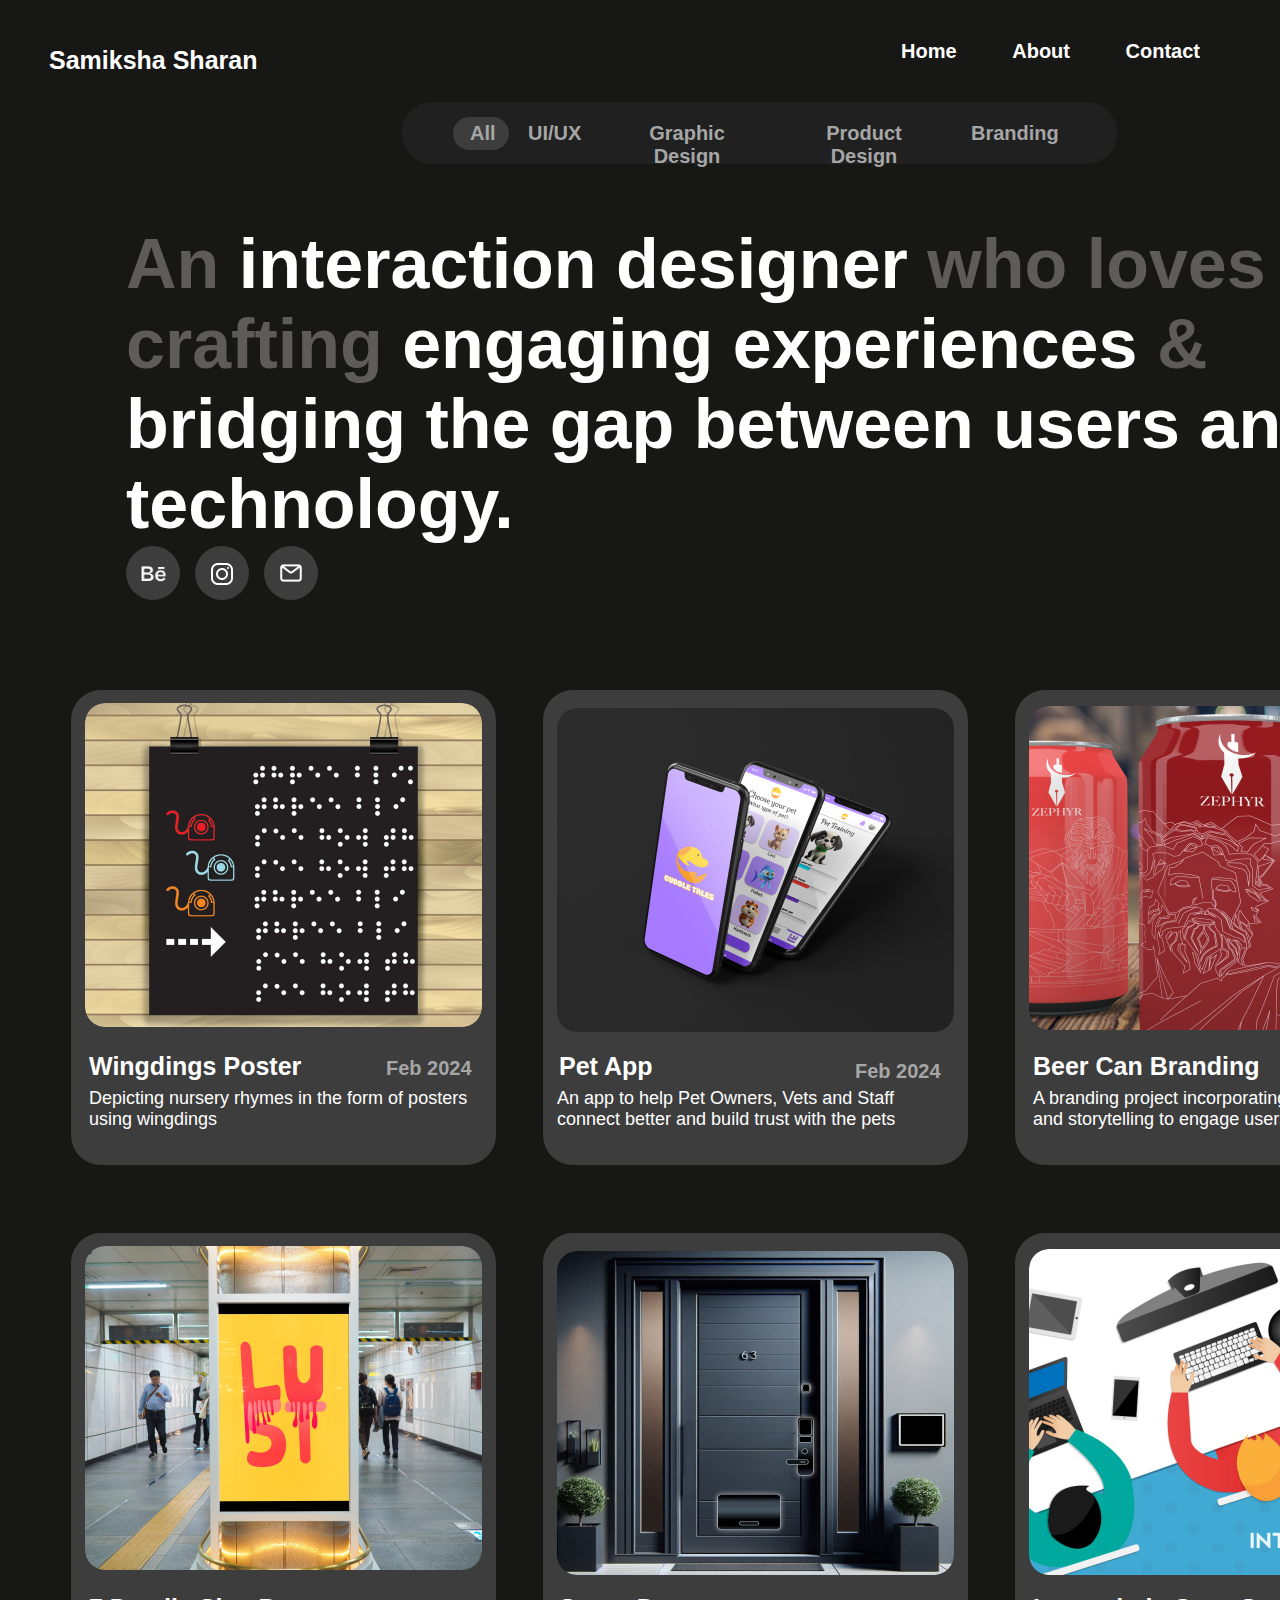
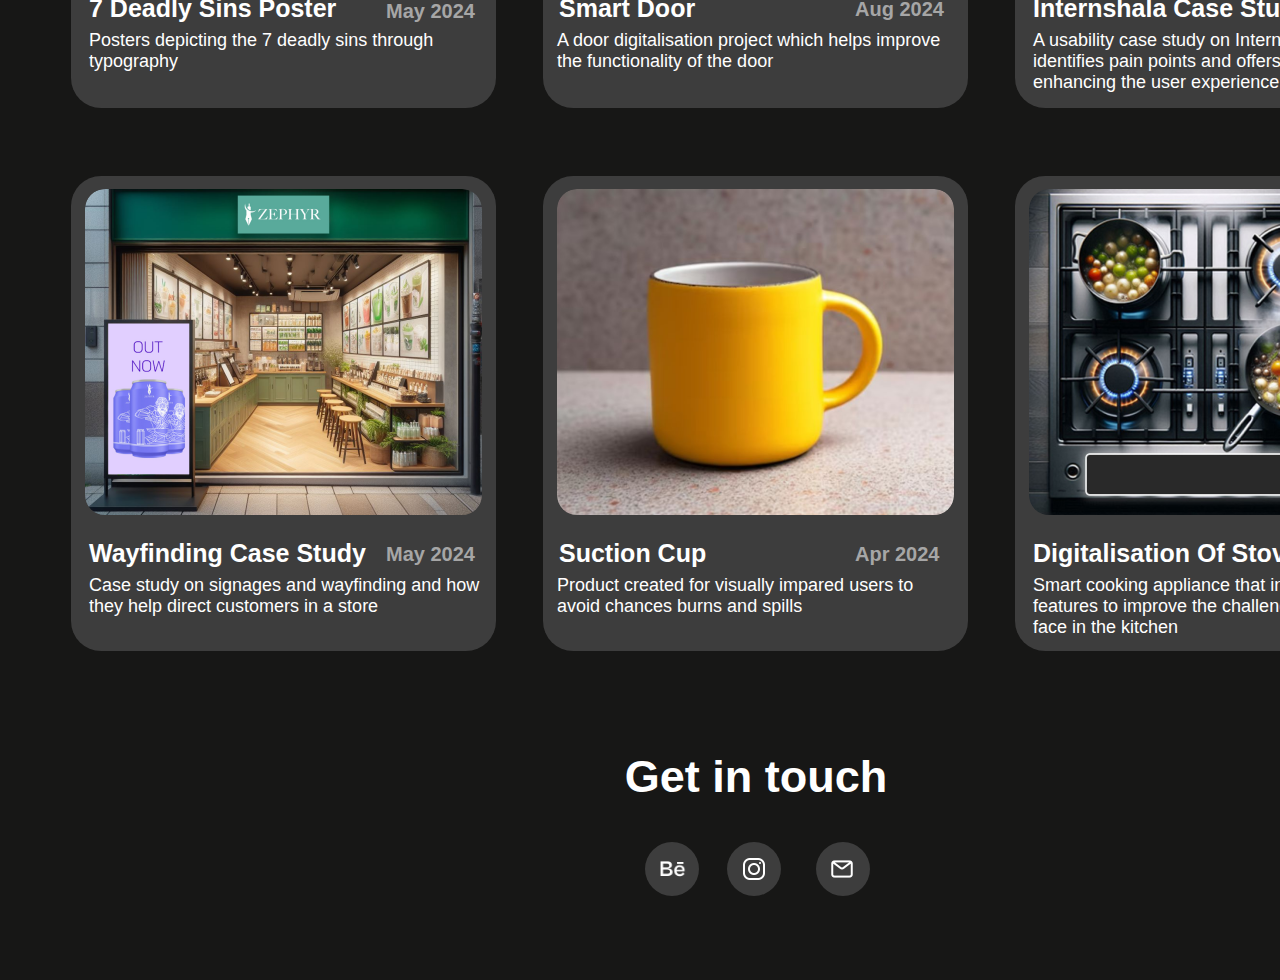
<file: index.html>
<!DOCTYPE html>
<html lang="en">

<head>
  <meta charset="UTF-8" />
  <meta http-equiv="X-UA-Compatible" content="IE=edge" />
  <meta name="viewport" content="width=device-width, initial-scale=1.0" />
  <link rel="stylesheet" href="./Portfolio_Page_1.css" />
  <link rel="stylesheet" href="Breadcrumb.css">
  <link rel="stylesheet" href="https://fonts.google.com/icons?icon.set=Material+Icons">
  <style>
    a,
    button,
    input,
    select,
    h1,
    h2,
    h3,
    h4,
    h5,
    * {
      box-sizing: border-box;
      margin: 0;
      padding: 0;
      border: none;
      text-decoration: none;
      background: none;

      -webkit-font-smoothing: antialiased;
    }

    menu,
    ol,
    ul {
      list-style-type: none;
      margin: 0;
      padding: 0;
    }
  </style>
  <title>Samiksha Sharan</title>
  <div class="mac-book-pro-14-1">
    <nav>
      <div class="samiksha-sharan">Samiksha Sharan</div>
      <div class="samiksha-sharan" onclick="window.location.href='index.html';"></div>
      <ul class="breadcrumb">
        <li class="active"><a href="index.html">Home</a></li>
        <li><a href="Portfolio_Page_4.html">About</a></li>
        <li><a href="Portfolio_Page_5.html">Contact</a></li>
    </nav>
</head>

<body>

  <div class="rectangle-74"></div>
  <div class="rectangle-12"></div>

  <div class="all">All</div>
  <div class="all" onclick="window.location.href='index.html';"></div>
  <div class="graphic-design">Graphic Design</div>
  <div class="graphic-design" onclick="window.location.href='Portfolio_Page_8.html';"></div>
  <div class="product-design">Product Design</div>
  <div class="product-design" onclick="window.location.href='Portfolio_Page_9.html';"></div>
  <div class="branding">Branding</div>
  <div class="branding" onclick="window.location.href='Portfolio_Page_10.html';"></div>
  <div class="ui-ux" href="Portfolio_Page_2.html">UI/UX</div>
  <div class="ui-ux" onclick="window.location.href='Portfolio_Page_2.html';"></div>

  <div class="set1">
    <span class="set2">An</span>
    <span class="set2"></span>
    <span class="set3">interaction designer</span>
    <span class="set4">who loves crafting</span>
    <span class="set5">engaging experiences</span>
    <span class="set6">&amp;</span>
    <span class="set7">bridging the gap between users and technology.<br /></span>
  </div>
  <span>
    <span class="A">
      <a href="https://www.behance.net/27d61b97" target="_blank">
      <div class="ellipse-2"></div><img class="behance" src="Behance_Logo.png">
      </a>
    </span>
    <span class="A">
      <a href="https://www.instagram.com/samiksha._.s/profilecard/?igsh=bDk3bDY3N2o1M2s1" target="_blank">
      <div class="ellipse-3"></div><img class="instagram" src="Instagram_Logo.png" />
      </a>
    </span>
    <span class="A">
      <a href="mailto: SamikshaaSharan@gmail.com">
      <div class="ellipse-4"></div><img class="communication-mail" src="Mail.png" />
      </a>
    </span>

    <div class="A">
      <a href="https://www.behance.net/gallery/210346829/Visual-Representation-Of-Three-Blind-Mice" target="_blank">
      <span class="rectangle-8"></span>
      <img class="mockup-2-1" src="Mockup_2-1.png" />
      <div class="feb-2024">Feb 2024</div>
      <span class="wingdings-poster">Wingdings Poster</span>
      <span class="depicting-nursery-rhymes-in-the-form-of-posters-using-wingdings">
        Depicting nursery rhymes in the form of posters using wingdings
      </span>
      </a>
    </div>

    <div class="A">
      <a href="https://www.behance.net/gallery/210356249/Cuddle-Tales-Pet-Trustbuilding-App" target="_blank">
      <span class="rectangle-10" width="20"></span>
      <img class="mockup-ui-ux-1" src="Mockup_UI_UX-1.png" />
      <div class="pet-app">Pet App</div>
      <span class="A">
        <div class="feb-20242">Feb 2024</div>
      </span>
      <span class="an-app-to-help-pet-owners-vets-and-staff-connect-better-and-build-trust-with-the-pets">
        An app to help Pet Owners, Vets and Staff connect better and build trust
        with the pets
      </span>
      </a>
    </div>

    <div class="A">
      <a href="https://www.behance.net/gallery/210354975/Beer-Can-Branding" target="_blank">
      <span class="rectangle-9" width="20"></span>
      <img src="15_Grid_Pre&Post_Launch-02-2.png" class="_15-grid-pre-post-launch-02-2" alt="beer-can-branding" />
      <div class="beer-can-branding">Beer Can Branding</div>
      <div class="may-2024">May 2024</div>
      <span class="a-branding-project-incorporating-greek-mythology-and-storytelling-to-engage-users">
        A branding project incorporating greek mythology and storytelling to
        engage users
      </span>
      </a>
    </div>

    <div class="A">
      <a href="https://www.behance.net/gallery/210346077/Typography-7-Deadly-Sins" target="_blank">
      <span class="rectangle-13" width="20"></span>
      <img class="subway-poster-mockup-7-1" src="Subway_Poster_Mockup7-1.png" />
      <div class="_7-deadly-sins-poster">7 Deadly Sins Poster</div>
      <span class="posters-depicting-the-7-deadly-sins-through-typography">
        Posters depicting the 7 deadly sins through typography
      </span>
      <div class="may-20242">May 2024</div>
      </a>
    </div>

    <div class="A">
      <a href="https://www.behance.net/gallery/210350515/Smart-Door-A-Door-Digitalisation-Project" target="_blank">
      <span class="rectangle-15" width="20"></span>
      <img class="mockup-outside-3-1-1" src="Mockup_Outside(3.1)-1.png" alt="">
      <div class="smart-door">Smart Door</div>
      <span class="a-door-digitalisation-project-which-helps-improve-the-functionality-of-the-door">
        A door digitalisation project which helps improve the functionality of the door
      </span>
      <div class="feb-20243">Aug 2024</div>
      </a>
    </div>

    <div class="A">
      <a href="https://www.behance.net/gallery/210357465/Internshala-Case-Study" target="_blank">
      <span class="rectangle-14" width="20"></span>
      <img class="image-34" src="Internshala_Case_Study.png">
      <div class="internshala-case-study">Internshala Case Study</div>
      <span
        class="a-usability-case-study-on-internshala-that-identifies-pain-points-and-offers-insights-for-enhancing-the-user-experience">
        A usability case study on Internshala that identifies pain points and
        offers insights for enhancing the user experience
      </span>
      <div class="feb-20244">Feb 2024</div>
      </a>
    </div>

    <div class="A">
      <a href="https://www.behance.net/gallery/210345343/Visual-Research-and-Brand-Environment" target="_blank">
      <span class="rectangle-16" width="20"></span>
      <img class="image-36" src="Front-Board-1.png" />
      <div class="_wayfinding_case_study">Wayfinding Case Study</div>
      <span
      class="case-study-on-signages-and-wayfinding-and-how-they-help-direct-customers-in-a-store">
      Case study on signages and wayfinding and how they help direct customers in a store
    </span>
      <div class="may-20244">May 2024</div>
      </a>
    </div>

    <div class="A">
      <a href="https://www.behance.net/gallery/210285299/Suction-Cup-A-Design-For-The-Visually-Impared" target="_blank">
      <span class="rectangle-17" width="20"></span>
      <img class="image-37" src="26-1.png" />
      <div class="suction-cup">Suction Cup</div>
      <span
      class="product-created-for-visually-impared-users-to-avoid-chances-burns-and-spills">
      Product created for visually impared users to avoid chances burns and spills
    </span>
    <div class="apr-2024">Apr 2024</div>
    </a>
    </div>

    <div class="A">
      <a href="https://www.behance.net/gallery/209401855/Digitalisation-Of-Stove" target="_blank">
      <span class="rectangle-18" width="20"></span>
      <img class="image-38" src="Stove_Mockup.png" />
      <div class="stove">Digitalisation Of Stove</div>
      <span
      class="smart-cooking-appliance-that-integrates-digital-features-to-improve-the-challenges-that-users-face-in-the-kitchen">
      Smart cooking appliance that integrates digital features to improve the challenges that users face in the kitchen
    </span>
     <div class="sept-2024">Sept 2024</div>
      </a>
      </div>

    <div class="get-in-touch">Get in touch</div>
    <span class="A">
      <a href="https://www.behance.net/27d61b97" target="_blank"><div class="ellipse-7"></div><img class="behance1" src="Behance_Logo.png" alt="Behance_Logo"></a> 
    </span>
    <span class="A">
      <a href="https://www.instagram.com/samiksha._.s/profilecard/?igsh=bDk3bDY3N2o1M2s1" target="_blank"><div class="ellipse-52"></div><img class="instagram1" src="Instagram_Logo.png" alt="Instagram_Logo"/></a>
    </span>
    <span class="A">
      <a href="mailto: SamikshaaSharan@gmail.com">
      <div class="ellipse-62"></div><img class="communication-mail1" src="Mail.png" />
      </a>
    </span>
  </span>
</body>

</html>
</file>
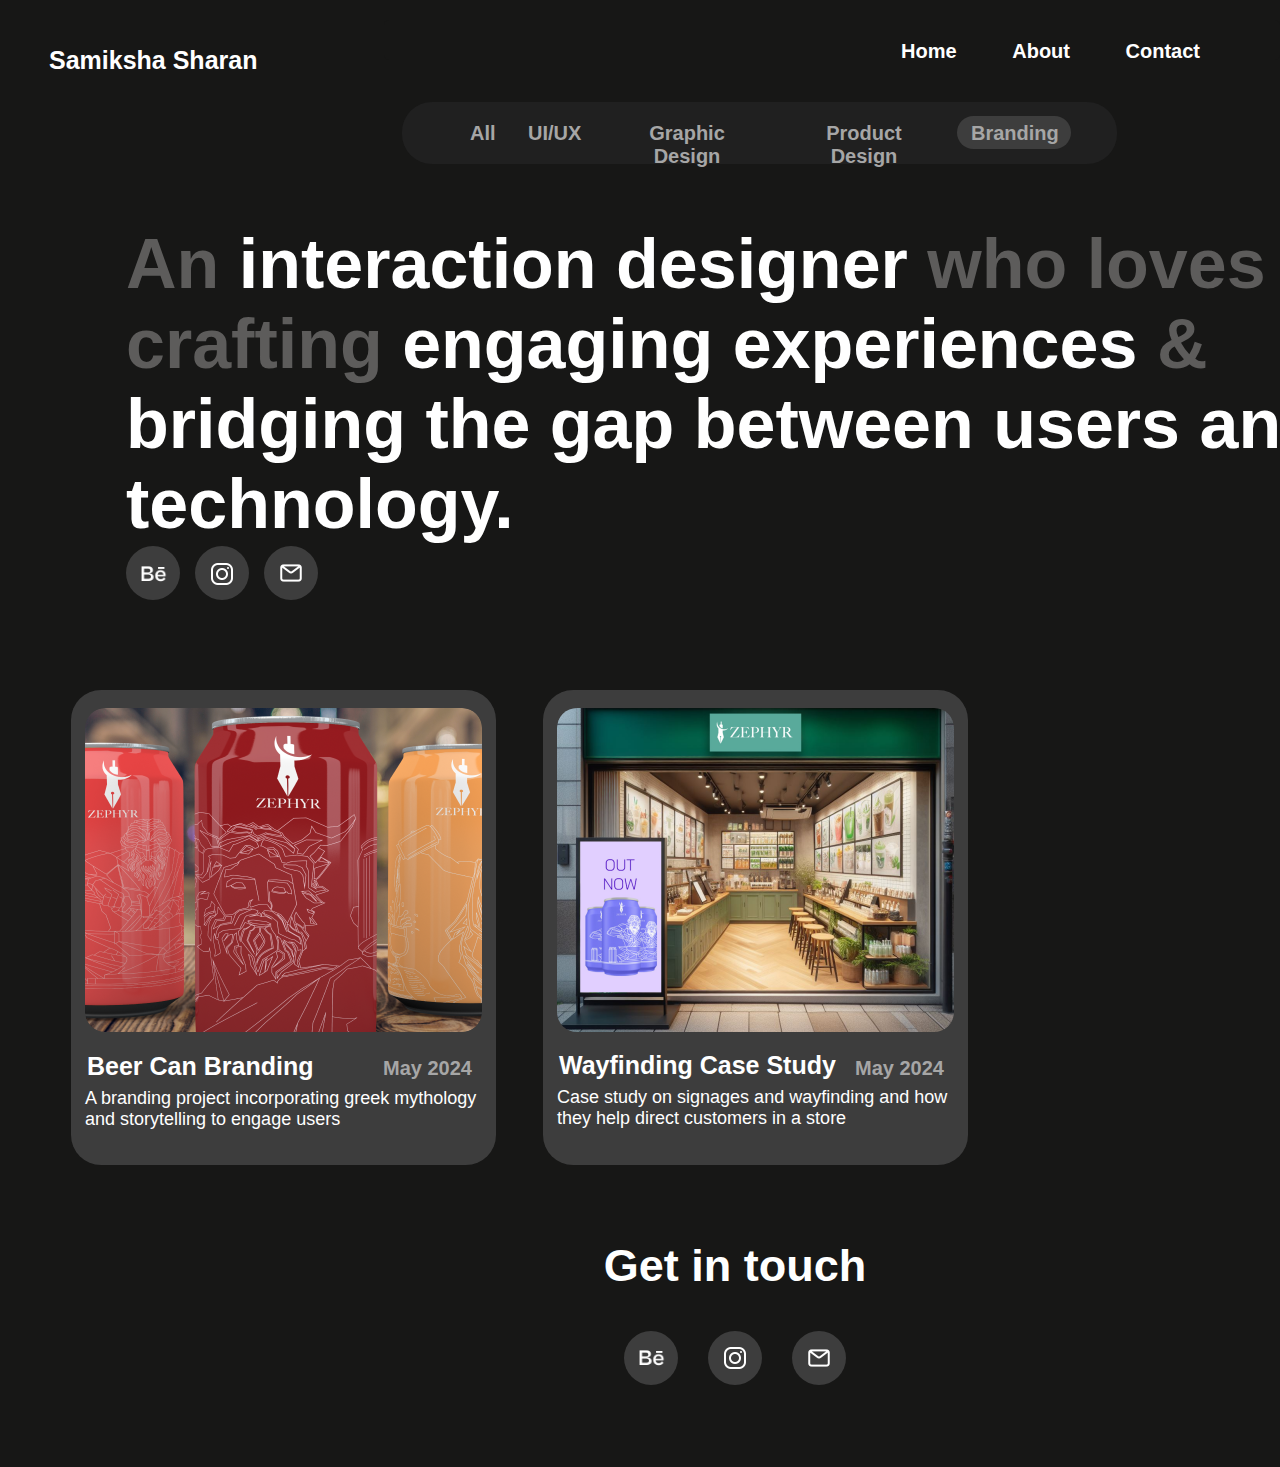
<file: Portfolio_Page_10.html>
<!DOCTYPE html>
<html lang="en">

<head>
  <meta charset="UTF-8" />
  <meta http-equiv="X-UA-Compatible" content="IE=edge" />
  <meta name="viewport" content="width=device-width, initial-scale=1.0" />
  <link rel="stylesheet" href="Portfolio_Page_10.css" />
  <link rel="stylesheet" href="Breadcrumb.css">

  <style>
    a,
    button,
    input,
    select,
    h1,
    h2,
    h3,
    h4,
    h5,
    * {
      box-sizing: border-box;
      margin: 0;
      padding: 0;
      border: none;
      text-decoration: none;
      background: none;

      -webkit-font-smoothing: antialiased;
    }

    menu,
    ol,
    ul {
      list-style-type: none;
      margin: 0;
      padding: 0;
    }
  </style>
  <title>Samiksha Sharan</title>
</head>

<body>
  <div class="mac-book-pro-14-5">
    <div class="samiksha-sharan">Samiksha Sharan</div>
    <div class="samiksha-sharan" onclick="window.location.href='index.html';"></div>
    <ul class="breadcrumb">
      <li><a href="index.html">Home</a></li>
      <li><a href="Portfolio_Page_4.html">About</a></li>
      <li><a href="Portfolio_Page_5.html">Contact</a></li>
    </ul>
    </nav>

    <div class="rectangle-11"></div>
    <div class="rectangle-12"></div>

    <div class="all">All</div>
    <div class="all" onclick="window.location.href='index.html';"></div>
    <div class="graphic-design">Graphic Design</div>
    <div class="graphic-design" onclick="window.location.href='Portfolio_Page_8.html';"></div>
    <div class="product-design">Product Design</div>
    <div class="product-design" onclick="window.location.href='Portfolio_Page_9.html';"></div>
    <div class="branding">Branding</div>
    <div class="branding" onclick="window.location.href='Portfolio_Page_10.html';"></div>
    <div class="ui-ux">UI/UX</div>
    <div class="ui-ux" onclick="window.location.href='Portfolio_Page_2.html';"></div>

    <div class="set1">
      <span class="set2">
        An
      </span>
      <span class="set2">
      </span>
      <span class="set3">
        interaction designer
      </span>
      <span class="set4">
        who loves crafting
      </span>
      <span class="set5">
        engaging experiences
      </span>
      <span class="set6">
        &amp;
      </span>
      <span class="set7">
        bridging the gap between users and technology.
        <br />
      </span>
      </span>
    </div>
    <span class="A">
      <a href="https://www.behance.net/27d61b97" target="_blank">
      <div class="ellipse-2"></div><img class="behance" src="Behance_Logo.png">
    </a>
    </span>
    <span class="A">
      <a href="https://www.instagram.com/samiksha._.s/profilecard/?igsh=bDk3bDY3N2o1M2s1" target="_blank">
      <div class="ellipse-4"></div><img class="instagram" src="Instagram_Logo.png" />
      </a>
    </span>
    <span class="A">
      <a href="mailto: SamikshaaSharan@gmail.com">
      <div class="ellipse-3"></div><img class="communication-mail" src="Mail.png" />
      </a>
    </span>

    <div class="A">
      <a href="https://www.behance.net/gallery/210354975/Beer-Can-Branding" target="_blank">
      <span class="rectangle-10" width="20"></span>
      <div class="pet-app">Beer Can Branding</div>
      <div class="feb-2024">May 2024</div>
      <img class="mockup-ui-ux-1" src="15_Grid_Pre&Post_Launch-02-2.png" />
      <div class="an-app-to-help-pet-owners-vets-and-staff-connect-better-and-build-trust-with-the-pets">
        A branding project incorporating greek mythology and storytelling to
        engage users
      </div>
    </a>
    </div>

    <div class="A">
      <a href="https://www.behance.net/gallery/210345343/Visual-Research-and-Brand-Environment" target="_blank">
      <span class="rectangle-15" width="20"></span>
      <div class="smart-door">Wayfinding Case Study</div>
      <div class="feb-20242">May 2024</div>
      <img class="mockup-outside-3-1-1" src="Front-Board-1.png" />
      <div class="a-door-digitalisation-project-which-helps-improve-the-functionality-of-the-door">
        Case study on signages and wayfinding and how they help direct customers in a store
      </div>
      </a>
    </div>

    <div class="get-in-touch">Get in touch</div>
    <span class="A">
      <a href="https://www.behance.net/27d61b97" target="_blank">
      <div class="ellipse-62"></div><img class="behance1" src="Behance_Logo.png">
      </a>
    </span>
    <span class="A">
      <a href="https://www.instagram.com/samiksha._.s/profilecard/?igsh=bDk3bDY3N2o1M2s1" target="_blank">
      <div class="ellipse-7"></div><img class="instagram1" src="Instagram_Logo.png" />
      </a>
    </span>
    <span class="A">
      <a href="mailto: SamikshaaSharan@gmail.com">
      <div class="ellipse-52"></div><img class="communication-mail1" src="Mail.png" />
    </a>
    </span>
  </span>
  </div>
</body>

</html>
</file>
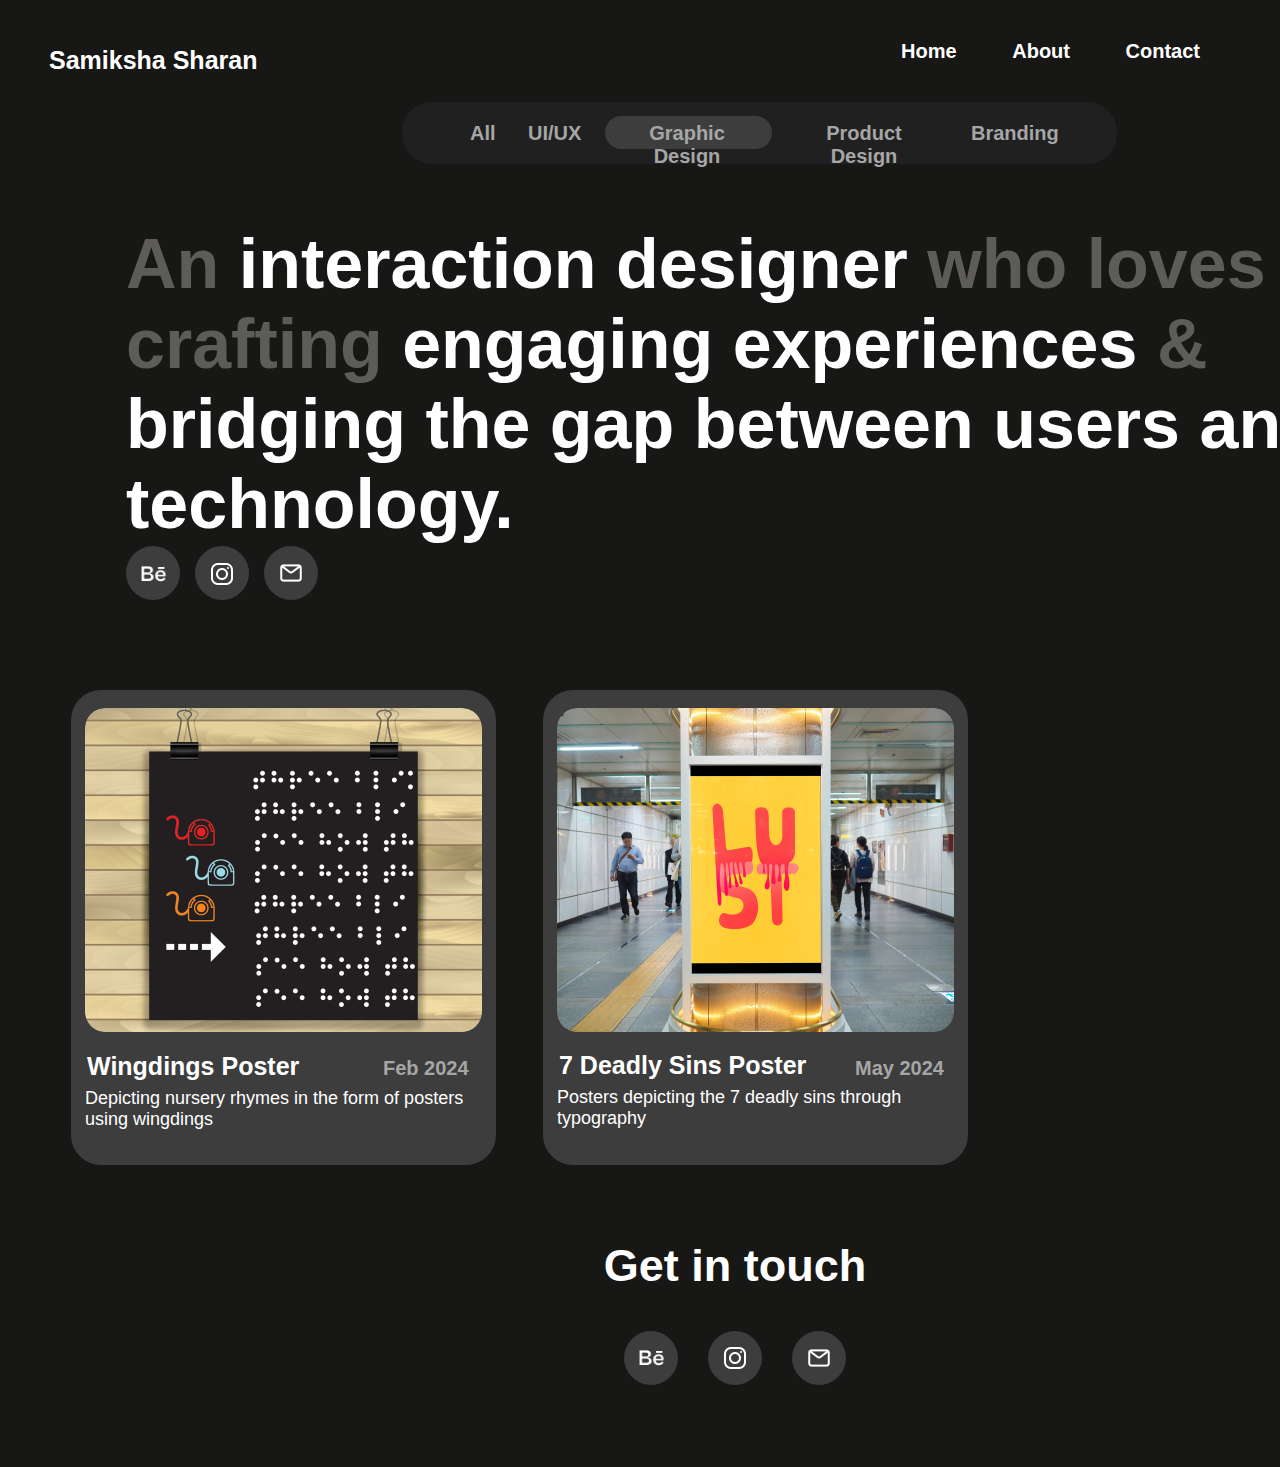
<file: Portfolio_Page_8.html>
<!DOCTYPE html>
<html lang="en">

<head>
  <meta charset="UTF-8" />
  <meta http-equiv="X-UA-Compatible" content="IE=edge" />
  <meta name="viewport" content="width=device-width, initial-scale=1.0" />
  <link rel="stylesheet" href="Portfolio_Page_8.css" />
  <link rel="stylesheet" href="Breadcrumb.css">

  <style>
    a,
    button,
    input,
    select,
    h1,
    h2,
    h3,
    h4,
    h5,
    * {
      box-sizing: border-box;
      margin: 0;
      padding: 0;
      border: none;
      text-decoration: none;
      background: none;

      -webkit-font-smoothing: antialiased;
    }

    menu,
    ol,
    ul {
      list-style-type: none;
      margin: 0;
      padding: 0;
    }
  </style>
  <title>Samiksha Sharan</title>
</head>

<body>
  <div class="mac-book-pro-14-5">
    <div class="samiksha-sharan">Samiksha Sharan</div>
    <div class="samiksha-sharan" onclick="window.location.href='index.html';"></div>
    <ul class="breadcrumb">
      <li><a href="index.html">Home</a></li>
      <li><a href="Portfolio_Page_4.html">About</a></li>
      <li><a href="Portfolio_Page_5.html">Contact</a></li>
    </ul>
    </nav>

    <div class="rectangle-11"></div>
    <div class="rectangle-12"></div>

    <div class="all">All</div>
    <div class="all" onclick="window.location.href='index.html';"></div>
    <div class="graphic-design">Graphic Design</div>
    <div class="graphic-design" onclick="window.location.href='Portfolio_Page_8.html';"></div>
    <div class="product-design">Product Design</div>
    <div class="product-design" onclick="window.location.href='Portfolio_Page_9.html';"></div>
    <div class="branding">Branding</div>
    <div class="branding" onclick="window.location.href='Portfolio_Page_10.html';"></div>
    <div class="ui-ux">UI/UX</div>
    <div class="ui-ux" onclick="window.location.href='Portfolio_Page_2.html';"></div>

    <div class="set1">
      <span class="set2">
        An
      </span>
      <span class="set2">
      </span>
      <span class="set3">
        interaction designer
      </span>
      <span class="set4">
        who loves crafting
      </span>
      <span class="set5">
        engaging experiences
      </span>
      <span class="set6">
        &amp;
      </span>
      <span class="set7">
        bridging the gap between users and technology.
        <br />
      </span>
      </span>
    </div>
    <span class="A">
      <a href="https://www.behance.net/27d61b97" target="_blank">
      <div class="ellipse-2"></div><img class="behance" src="Behance_Logo.png">
    </a>
    </span>
    <span class="A">
      <a href="https://www.instagram.com/samiksha._.s/profilecard/?igsh=bDk3bDY3N2o1M2s1" target="_blank">
      <div class="ellipse-4"></div><img class="instagram" src="Instagram_Logo.png" />
      </a>
    </span>
    <span class="A">
      <a href="mailto: SamikshaaSharan@gmail.com">
      <div class="ellipse-3"></div><img class="communication-mail" src="Mail.png" />
    </a>
    </span>

    <div class="A">
      <a href="https://www.behance.net/gallery/210346829/Visual-Representation-Of-Three-Blind-Mice" target="_blank">
      <span class="rectangle-10" width="20"></span>
      <div class="pet-app">Wingdings Poster</div>
      <div class="feb-2024">Feb 2024</div>
      <img class="mockup-ui-ux-1" src="Mockup_2-1.png" />
      <div class="an-app-to-help-pet-owners-vets-and-staff-connect-better-and-build-trust-with-the-pets">
        Depicting nursery rhymes in the form of posters using wingdings
      </div>
    </a>
    </div>

    <div class="A">
      <a href="https://www.behance.net/gallery/210346077/Typography-7-Deadly-Sins" target="_blank">
      <span class="rectangle-15" width="20"></span>
      <div class="smart-door">7 Deadly Sins Poster</div>
      <div class="feb-20242">May 2024</div>
      <img class="mockup-outside-3-1-1" src="Subway_Poster_Mockup7-1.png" />
      <div class="a-door-digitalisation-project-which-helps-improve-the-functionality-of-the-door">
        Posters depicting the 7 deadly sins through typography
      </div>
    </a>
    </div>

    <div class="get-in-touch">Get in touch</div>
    <span class="A">
      <a href="https://www.behance.net/27d61b97" target="_blank">
      <div class="ellipse-62"></div><img class="behance1" src="Behance_Logo.png">
      </a>
    </span>
    <span class="A">
      <a href="https://www.instagram.com/samiksha._.s/profilecard/?igsh=bDk3bDY3N2o1M2s1" target="_blank">
      <div class="ellipse-7"></div><img class="instagram1" src="Instagram_Logo.png" />
      </a>
    </span>
    <span class="A">
      <a href="mailto: SamikshaaSharan@gmail.com">
      <div class="ellipse-52"></div><img class="communication-mail1" src="Mail.png" />
      </a>
    </span>
  </span>
  </div>
</body>

</html>
</file>
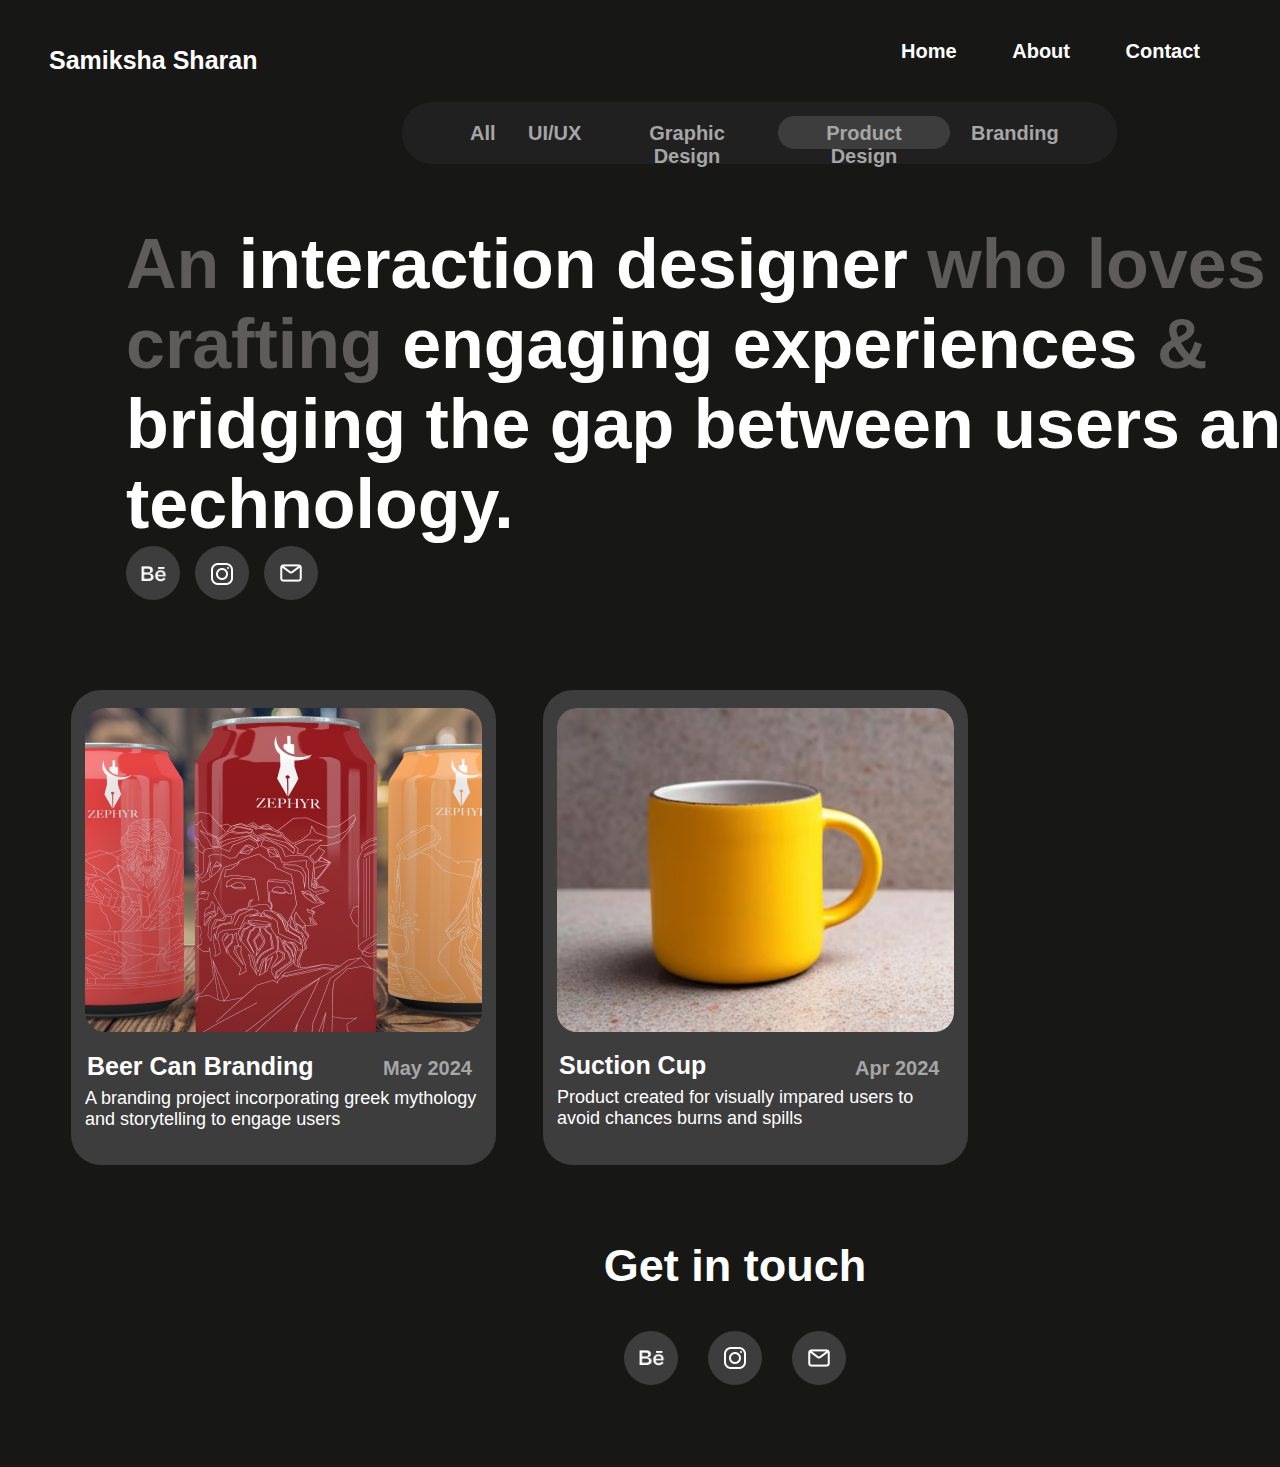
<file: Portfolio_Page_9.html>
<!DOCTYPE html>
<html lang="en">

<head>
  <meta charset="UTF-8" />
  <meta http-equiv="X-UA-Compatible" content="IE=edge" />
  <meta name="viewport" content="width=device-width, initial-scale=1.0" />
  <link rel="stylesheet" href="Portfolio_Page_9.css" />
  <link rel="stylesheet" href="Breadcrumb.css">

  <style>
    a,
    button,
    input,
    select,
    h1,
    h2,
    h3,
    h4,
    h5,
    * {
      box-sizing: border-box;
      margin: 0;
      padding: 0;
      border: none;
      text-decoration: none;
      background: none;

      -webkit-font-smoothing: antialiased;
    }

    menu,
    ol,
    ul {
      list-style-type: none;
      margin: 0;
      padding: 0;
    }
  </style>
  <title>Samiksha Sharan</title>
</head>

<body>
  <div class="mac-book-pro-14-5">
    <div class="samiksha-sharan">Samiksha Sharan</div>
    <div class="samiksha-sharan" onclick="window.location.href='index.html';"></div>
    <ul class="breadcrumb">
      <li><a href="index.html">Home</a></li>
      <li><a href="Portfolio_Page_4.html">About</a></li>
      <li><a href="Portfolio_Page_5.html">Contact</a></li>
    </ul>
    </nav>

    <div class="rectangle-11"></div>
    <div class="rectangle-12"></div>

    <div class="all">All</div>
    <div class="all" onclick="window.location.href='index.html';"></div>
    <div class="graphic-design">Graphic Design</div>
    <div class="graphic-design" onclick="window.location.href='Portfolio_Page_8.html';"></div>
    <div class="product-design">Product Design</div>
    <div class="product-design" onclick="window.location.href='Portfolio_Page_9.html';"></div>
    <div class="branding">Branding</div>
    <div class="branding" onclick="window.location.href='Portfolio_Page_10.html';"></div>
    <div class="ui-ux">UI/UX</div>
    <div class="ui-ux" onclick="window.location.href='Portfolio_Page_2.html';"></div>

    <div class="set1">
      <span class="set2">
        An
      </span>
      <span class="set2">
      </span>
      <span class="set3">
        interaction designer
      </span>
      <span class="set4">
        who loves crafting
      </span>
      <span class="set5">
        engaging experiences
      </span>
      <span class="set6">
        &amp;
      </span>
      <span class="set7">
        bridging the gap between users and technology.
        <br />
      </span>
      </span>
    </div>

    <span class="A">
      <a href="https://www.behance.net/27d61b97" target="_blank">
      <div class="ellipse-2"></div><img class="behance" src="Behance_Logo.png">
      </a>
    </span>
    <span class="A">
      <a href="https://www.instagram.com/samiksha._.s/profilecard/?igsh=bDk3bDY3N2o1M2s1" target="_blank">
      <div class="ellipse-4"></div><img class="instagram" src="Instagram_Logo.png" />
      </a>
    </span>
    <span class="A">
      <a href="mailto: SamikshaaSharan@gmail.com">
      <div class="ellipse-3"></div><img class="communication-mail" src="Mail.png" />
      </a>
    </span>

    <div class="A">
      <a href="https://www.behance.net/gallery/210354975/Beer-Can-Branding" target="_blank">
      <span class="rectangle-10" width="20"></span>
      <div class="pet-app">Beer Can Branding</div>
      <div class="feb-2024">May 2024</div>
      <img class="mockup-ui-ux-1" src="15_Grid_Pre&Post_Launch-02-2.png" />
      <div class="an-app-to-help-pet-owners-vets-and-staff-connect-better-and-build-trust-with-the-pets">
        A branding project incorporating greek mythology and storytelling to
        engage users
      </div>
      </a>
    </div>

    <div class="A">
      <a href="https://www.behance.net/gallery/210285299/Suction-Cup-A-Design-For-The-Visually-Impared" target="_blank">
      <span class="rectangle-15" width="20"></span>
      <div class="smart-door">Suction Cup</div>
      <div class="feb-20242">Apr 2024</div>
      <img class="mockup-outside-3-1-1" src="26-1.png" />
      <div class="a-door-digitalisation-project-which-helps-improve-the-functionality-of-the-door">
        Product created for visually impared users to avoid chances burns and spills
      </div>
      </a>
    </div>

    <div class="get-in-touch">Get in touch</div>
    <span class="A">
      <a href="https://www.behance.net/27d61b97" target="_blank">
      <div class="ellipse-62"></div><img class="behance1" src="Behance_Logo.png">
      </a>
    </span>
    <span class="A">
      <a href="https://www.instagram.com/samiksha._.s/profilecard/?igsh=bDk3bDY3N2o1M2s1" target="_blank">
      <div class="ellipse-7"></div><img class="instagram1" src="Instagram_Logo.png" />
      </a>
    </span>
    <span class="A">
      <a href="mailto: SamikshaaSharan@gmail.com">
      <div class="ellipse-52"></div><img class="communication-mail1" src="Mail.png" />
      </a>
    </span>
  </span>
  </div>
</body>

</html>
</file>
<file: Portfolio_Page_1.css>
.mac-book-pro-14-1 {
  background: #202020;
  height: 2580px;
  position: relative;
  overflow: hidden;
  box-sizing: border-box;
  } 

* {
  box-sizing: border-box;
  margin: 0;
  padding: 0;
  }
  
.samiksha-sharan,
.about,
.home,
.contact,
.be,
.wingdings-poster,
.beer-can-branding,
.pet-app {
  color: #ffffff;
  font-family: "CabinetGrotesk-Bold", sans-serif;
  position: relative; 
}

.samiksha-sharan {
  font-size: 5vw; 
}

.about,
.home,
.contact {
  font-size: 3vw; 
}

.an-interaction-designer-who-loves-crafting-engaging-experiences-bridging-the-gap-between-users-and-technology {
  font-size: 8vw; 
}

@media (min-width: 768px) {
  .mac-book-pro-14-1 {
    flex-direction: row;
  }
  .samiksha-sharan {
    font-size: 25px;
  }
  .about,
  .home,
  .contact {
    font-size: 20px;
  }
  .an-interaction-designer-who-loves-crafting-engaging-experiences-bridging-the-gap-between-users-and-technology {
    font-size: 70px;
  }
}

.ellipse-3,
.ellipse-2,
.ellipse-4 {
  width: 10vw; 
  height: 10vw; 
}

.rectangle-7,
.rectangle-8,
.rectangle-9,
.rectangle-10,
.rectangle-11,
.rectangle-12,
.rectangle-13,
.rectangle-14,
.rectangle-15,
.rectangle-16,
.rectangle-17,
.rectangle-18 {
  width: 40%; 
  height: auto; 
  max-width: 425px; 
}

@media (min-width: 768px) {
  .ellipse-3,
  .ellipse-2,
  .ellipse-4 {
    width: 54px;
    height: 54px;
  }
}
mac-book-pro-14-1,
.mac-book-pro-14-1 * {
  box-sizing: border-box;
}
.mac-book-pro-14-1 {
  background: #171716;
  height: 2580px;
  position: relative;
  overflow: hidden;
}
.samiksha-sharan {
  color: #ffffff;
  text-align: left;
  font-family: "CabinetGrotesk-Bold", sans-serif;
  font-size: 25px;
  font-weight: 700;
  position: absolute;
  left: 49px;
  top: 46px;
  width: 351px;
  height: 109px;
}
.about {
  color: #ffffff;
  text-align: right;
  font-family: "CabinetGrotesk-Bold", sans-serif;
  font-size: 20px;
  font-weight: 700;
  position: absolute;
  left: 1250px;
  top: 36px;
  width: 100px;
  height: 50px;
  display: inline-block;
  padding: 10px 20px;
  background-color: #003d80; 
  color: white; 
  border-radius: 5px;
  cursor: pointer; 
  transition: background-color 0.3s ease; 
}

.about:hover {
  background-color: #0056b3; 
}

.about:active {
  background-color: #003d80; 
}

.home {
  color: #ffffff;
  text-align: right;
  font-family: "CabinetGrotesk-Bold", sans-serif;
  font-size: 20px;
  font-weight: 700;
  position: absolute;
  left: 856px;
  top: 46px;
  width: 351px;
  height: 109px;
}
.contact {
  color: #ffffff;
  text-align: right;
  font-family: "CabinetGrotesk-Bold", sans-serif;
  font-size: 20px;
  font-weight: 700;
  position: absolute;
  left: 1111px;
  top: 46px;
  width: 351px;
  height: 109px;
}
.set1
 {
  text-align: left;
  font-family: "CabinetGrotesk-Bold", sans-serif;
  font-size: 70px;
  font-weight: 700;
  position: absolute;
  left: 126px;
  top: 224px;
  width: 1259px;
  height: 362px;
}
.set2 {
  color: #5d5c5b;
  font-family: "CabinetGrotesk-Bold", sans-serif;
  font-size: 70px;
  font-weight: 700;
}
.set3 {
  color: #ffffff;
  font-family: "CabinetGrotesk-Bold", sans-serif;
  font-size: 70px;
  font-weight: 700;
}
.set4 {
  color: #5d5c5b;
  font-family: "CabinetGrotesk-Bold", sans-serif;
  font-size: 70px;
  font-weight: 700;
}
.set5 {
  color: #ffffff;
  font-family: "CabinetGrotesk-Bold", sans-serif;
  font-size: 70px;
  font-weight: 700;
}
.set6 {
  color: #5d5c5b;
  font-family: "CabinetGrotesk-Bold", sans-serif;
  font-size: 70px;
  font-weight: 700;
}
.set7 {
  color: #ffffff;
  font-family: "CabinetGrotesk-Bold", sans-serif;
  font-size: 70px;
  font-weight: 700;
}
.ellipse-2 {
  background: #3d3d3d;
  border-radius: 50%;
  width: 54px;
  height: 54px;
  position: absolute;
  left: 126px;
  top: 546px;
}
.ellipse-3 {
  background: #3d3d3d;
  border-radius: 50%;
  width: 54px;
  height: 54px;
  position: absolute;
  left: 195px;
  top: 546px;
}
.ellipse-4 {
  background: #3d3d3d;
  border-radius: 50%;
  width: 54px;
  height: 54px;
  position: absolute;
  left: 264px;
  top: 546px;
}
.behance {
  width: 47px;
  height: 26px;
  position: absolute;
  left: 140px;
  top: 561px;
  overflow: visible;
}
.instagram {
  width: 22px;
  height: 22px;
  position: absolute;
  left: 211px;
  top: 563px;
  overflow: visible;
}
.communication-mail {
  width: 26px;
  height: 26px;
  position: absolute;
  left: 278px;
  top: 560px;
  overflow: visible;
}
.ellipse-7 {
  background: #3d3d3d;
  border-radius: 50%;
  width: 54px;
  height: 54px;
  position: absolute;
  left: 645px;
  top: 2442px;
}
.ellipse-64 {
  background: #3d3d3d;
  border-radius: 50%;
  width: 54px;
  height: 54px;
  position: absolute;
  left: 816px;
  top: 2442px;
}
.ellipse-52 {
  background: #3d3d3d;
  border-radius: 50%;
  width: 54px;
  height: 54px;
  position: absolute;
  left: 727px;
  top: 2442px;
}
.ellipse-62 {
  background: #3d3d3d;
  border-radius: 50%;
  width: 54px;
  height: 54px;
  position: absolute;
  left: 816px;
  top: 2442px;
}
.behance1 {
  width: 47px;
  height: 26px;
  position: absolute;
  left: 659px;
  top: 2456px;
  overflow: visible;
}
.instagram1 {
  width: 22px;
  height: 22px;
  position: absolute;
  left: 743px;
  top: 2458px;
  overflow: visible;
}
.communication-mail1 {
  width: 26px;
  height: 26px;
  position: absolute;
  left: 829px;
  top: 2456px;
  overflow: visible;
}
.group-1 {
  position: absolute;
  inset: 0;
}
.rectangle-7 {
  border-radius: 7px;
  border-style: solid;
  border-color: #ffffff;
  border-width: 2px;
  width: 22px;
  height: 22px;
  position: absolute;
  left: 211px;
  top: 562px;
}
.ellipse-5 {
  border-radius: 50%;
  border-style: solid;
  border-color: #ffffff;
  border-width: 2px;
  width: 12px;
  height: 12px;
  position: absolute;
  left: 216px;
  top: 567px;
}
.ellipse-6 {
  background: #ffffff;
  border-radius: 50%;
  width: 2px;
  height: 2px;
  position: absolute;
  left: 227px;
  top: 566px;
}
.group-2 {
  position: absolute;
  inset: 0;
}
.be {
  color: #ffffff;
  text-align: left;
  font-family: "CabinetGrotesk-Bold", sans-serif;
  font-size: 25px;
  font-weight: 700;
  position: absolute;
  left: 137px;
  top: 558px;
  width: 52px;
  height: 30px;
}
.line-1 {
  margin-top: -2px;
  border-style: solid;
  border-color: #ffffff;
  border-width: 2px 0 0 0;
  width: 7px;
  height: 0px;
  position: absolute;
  left: 157px;
  top: 567px;
  transform-origin: 0 0;
  transform: rotate(0deg) scale(1, 1);
}
.rectangle-8 {
  background: #3d3d3d;
  border-radius: 30px;
  width: 425px;
  height: 475px;
  position: absolute;
  left: 71px;
  top: 690px;
  cursor: pointer;
}
.rectangle-9 {
  background: #3d3d3d;
  border-radius: 30px;
  width: 425px;
  height: 475px;
  position: absolute;
  left: 1015px;
  top: 690px;
}
.rectangle-10 {
  background: #3d3d3d;
  border-radius: 30px;
  width: 425px;
  height: 475px;
  position: absolute;
  left: 543px;
  top: 690px;
}

.rectangle-74{
  background: #202020;
  border-radius: 30px;
  width: 715px;
  height: 62px;
  position: absolute;
  left: 402px;
  top: 102px;
}
.rectangle-12 {
  background: #3d3d3d;
  border-radius: 30px;
  width: 56px;
  height: 33px;
  position: absolute;
  left: 453px;
  top: 117px;
}
.wingdings-poster {
  color: #ffffff;
  text-align: left;
  font-family: "CabinetGrotesk-Bold", sans-serif;
  font-size: 25px;
  font-weight: 700;
  position: absolute;
  left: 89px;
  top: 1052px;
  width: 351px;
  height: 46px;
}
.depicting-nursery-rhymes-in-the-form-of-posters-using-wingdings {
  color: #ffffff;
  text-align: left;
  font-family: "CabinetGrotesk-Regular", sans-serif;
  font-size: 18px;
  font-weight: 400;
  position: absolute;
  left: 89px;
  top: 1088px;
  width: 393px;
  height: 46px;
}
.an-app-to-help-pet-owners-vets-and-staff-connect-better-and-build-trust-with-the-pets {
  color: #ffffff;
  text-align: left;
  font-family: "CabinetGrotesk-Regular", sans-serif;
  font-size: 18px;
  font-weight: 400;
  position: absolute;
  left: 557px;
  top: 1088px;
  width: 393px;
  height: 46px;
}
.a-branding-project-incorporating-greek-mythology-and-storytelling-to-engage-users {
  color: #ffffff;
  text-align: left;
  font-family: "CabinetGrotesk-Regular", sans-serif;
  font-size: 18px;
  font-weight: 400;
  position: absolute;
  left: 1033px;
  top: 1088px;
  width: 393px;
  height: 46px;
}
.feb-2024 {
  color: #a6a6a6;
  text-align: left;
  font-family: "CabinetGrotesk-Bold", sans-serif;
  font-size: 20px;
  font-weight: 700;
  position: absolute;
  left: 386px;
  top: 1057px;
  width: 96px;
  height: 37px;
}
.all {
  color: #a6a6a6;
  text-align: center;
  font-family: "CabinetGrotesk-Bold", sans-serif;
  font-size: 20px;
  font-weight: 700;
  position: absolute;
  left: 470px;
  top: 122px;
  width: 24px;
  height: 37px;
}
.graphic-design {
  color: #a6a6a6;
  text-align: center;
  font-family: "CabinetGrotesk-Bold", sans-serif;
  font-size: 20px;
  font-weight: 700;
  position: absolute;
  left: 615px;
  top: 122px;
  width: 144px;
  height: 37px;
}
.product-design {
  color: #a6a6a6;
  text-align: center;
  font-family: "CabinetGrotesk-Bold", sans-serif;
  font-size: 20px;
  font-weight: 700;
  position: absolute;
  left: 792px;
  top: 122px;
  width: 144px;
  height: 37px;
}
.branding {
  color: #a6a6a6;
  text-align: center;
  font-family: "CabinetGrotesk-Bold", sans-serif;
  font-size: 20px;
  font-weight: 700;
  position: absolute;
  left: 971px;
  top: 122px;
  width: 85px;
  height: 37px;
}
.ui-ux {
  color: #a6a6a6;
  text-align: center;
  font-family: "CabinetGrotesk-Bold", sans-serif;
  font-size: 20px;
  font-weight: 700;
  position: absolute;
  left: 528px;
  top: 122px;
  width: 53px;
  height: 37px;
}
.beer-can-branding {
  color: #ffffff;
  text-align: left;
  font-family: "CabinetGrotesk-Bold", sans-serif;
  font-size: 25px;
  font-weight: 700;
  position: absolute;
  left: 1033px;
  top: 1052px;
  width: 351px;
  height: 46px;
}
.may-2024 {
  color: #a6a6a6;
  text-align: left;
  font-family: "CabinetGrotesk-Bold", sans-serif;
  font-size: 20px;
  font-weight: 700;
  position: absolute;
  left: 1321px;
  top: 1060px;
  width: 105px;
  height: 37px;
}
.pet-app {
  color: #ffffff;
  text-align: left;
  font-family: "CabinetGrotesk-Bold", sans-serif;
  font-size: 25px;
  font-weight: 700;
  position: absolute;
  left: 559px;
  top: 1052px;
  width: 351px;
  height: 46px;
}
.feb-20242 {
  color: #a6a6a6;
  text-align: left;
  font-family: "CabinetGrotesk-Bold", sans-serif;
  font-size: 20px;
  font-weight: 700;
  position: absolute;
  left: 855px;
  top: 1060px;
  width: 105px;
  height: 37px;
}
._15-grid-pre-post-launch-02-2 {
  border-radius: 20px;
  width: 397px;
  height: 324px;
  position: absolute;
  left: 1029px;
  top: 706px;
  object-fit: cover;
}
.mockup-2-1 {
  border-radius: 20px;
  width: 397px;
  height: 324px;
  position: absolute;
  left: 85px;
  top: 703px;
  object-fit: cover;
  display: flex;
  cursor: pointer;
}
.mockup-ui-ux-1 {
  border-radius: 20px;
  width: 397px;
  height: 324px;
  position: absolute;
  left: 557px;
  top: 708px;
  object-fit: cover;
}
.rectangle-13 {
  background: #3d3d3d;
  border-radius: 30px;
  width: 425px;
  height: 475px;
  position: absolute;
  left: 71px;
  top: 1233px;
}
.rectangle-14 {
  background: #3d3d3d;
  border-radius: 30px;
  width: 425px;
  height: 475px;
  position: absolute;
  left: 1015px;
  top: 1233px;
}
.rectangle-15 {
  background: #3d3d3d;
  border-radius: 30px;
  width: 425px;
  height: 475px;
  position: absolute;
  left: 543px;
  top: 1233px;
}
.rectangle-16{
  background: #3d3d3d;
  border-radius: 30px;
  width:425px;
  height: 475px;
  position: absolute;
  left: 71px;
  top : 1776px;
}
.rectangle-17{
  background: #3d3d3d;
  border-radius: 30px;
  width:425px;
  height: 475px;
  position: absolute;
  left: 543px;
  top : 1776px;
}
.rectangle-18{
  background: #3d3d3d;
  border-radius: 30px;
  width:425px;
  height: 475px;
  position: absolute;
  left: 1015px;
  top : 1776px;
}
._7-deadly-sins-poster {
  color: #ffffff;
  text-align: left;
  font-family: "CabinetGrotesk-Bold", sans-serif;
  font-size: 25px;
  font-weight: 700;
  position: absolute;
  left: 89px;
  top: 1594px;
  width: 351px;
  height: 46px;
}
._wayfinding_case_study {
  color: #ffffff;
  text-align: left;
  font-family: "CabinetGrotesk-Bold", sans-serif;
  font-size: 25px;
  font-weight: 700;
  position: absolute;
  left: 89px;
  top: 2139px;
  width: 351px;
  height: 46px;
}
.may-20242 {
  color: #a6a6a6;
  text-align: left;
  font-family: "CabinetGrotesk-Bold", sans-serif;
  font-size: 20px;
  font-weight: 700;
  position: absolute;
  left: 386px;
  top: 1600px;
  width: 96px;
  height: 37px;
}
.may-20243 {
  color: #a6a6a6;
  text-align: left;
  font-family: "CabinetGrotesk-Bold", sans-serif;
  font-size: 20px;
  font-weight: 700;
  position: absolute;
  left: 386px;
  top: 1600px;
  width: 96px;
  height: 37px;
}
.internshala-case-study {
  color: #ffffff;
  text-align: left;
  font-family: "CabinetGrotesk-Bold", sans-serif;
  font-size: 25px;
  font-weight: 700;
  position: absolute;
  left: 1033px;
  top: 1594px;
  width: 351px;
}
.may-20244 {
  color: #a6a6a6;
  text-align: left;
  font-family: "CabinetGrotesk-Bold", sans-serif;
  font-size: 20px;
  font-weight: 700;
  position: absolute;
  left: 386px;
  top: 2143px;
  width: 105px;
  height: 37px;
}
.apr-2024 {
  color: #a6a6a6;
  text-align: left;
  font-family: "CabinetGrotesk-Bold", sans-serif;
  font-size: 20px;
  font-weight: 700;
  position: absolute;
  left: 855px;
  top: 2143px;
  width: 105px;
  height: 37px;
}
.sept-2024 {
  color: #a6a6a6;
  text-align: left;
  font-family: "CabinetGrotesk-Bold", sans-serif;
  font-size: 20px;
  font-weight: 700;
  position: absolute;
  left: 1321px;
  top: 2143px;
  width: 105px;
  height: 37px;
}
.smart-door {
  color: #ffffff;
  text-align: left;
  font-family: "CabinetGrotesk-Bold", sans-serif;
  font-size: 25px;
  font-weight: 700;
  position: absolute;
  left: 559px;
  top: 1594px;
  width: 351px;
  height: 46px;
}
.suction-cup {
  color: #ffffff;
  text-align: left;
  font-family: "CabinetGrotesk-Bold", sans-serif;
  font-size: 25px;
  font-weight: 700;
  position: absolute;
  left: 559px;
  top: 2139px;
  width: 351px;
  height: 46px;
}
.stove {
  color: #ffffff;
  text-align: left;
  font-family: "CabinetGrotesk-Bold", sans-serif;
  font-size: 25px;
  font-weight: 700;
  position: absolute;
  left: 1033px;
  top: 2139px;
  width: 351px;
  height: 46px;
}
.feb-20243 {
  color: #a6a6a6;
  text-align: left;
  font-family: "CabinetGrotesk-Bold", sans-serif;
  font-size: 20px;
  font-weight: 700;
  position: absolute;
  left: 855px;
  top: 1598px;
  width: 105px;
  height: 37px;
}
.subway-poster-mockup-7-1 {
  border-radius: 20px;
  width: 397px;
  height: 324px;
  position: absolute;
  left: 85px;
  top: 1246px;
  object-fit: cover;
}
.posters-depicting-the-7-deadly-sins-through-typography {
  color: #ffffff;
  text-align: left;
  font-family: "CabinetGrotesk-Regular", sans-serif;
  font-size: 18px;
  font-weight: 400;
  position: absolute;
  left: 89px;
  top: 1630px;
  width: 393px;
  height: 46px;
}
.a-door-digitalisation-project-which-helps-improve-the-functionality-of-the-door {
  color: #ffffff;
  text-align: left;
  font-family: "CabinetGrotesk-Regular", sans-serif;
  font-size: 18px;
  font-weight: 400;
  position: absolute;
  left: 557px;
  top: 1630px;
  width: 393px;
  height: 46px;
}
.a-usability-case-study-on-internshala-that-identifies-pain-points-and-offers-insights-for-enhancing-the-user-experience {
  color: #ffffff;
  text-align: left;
  font-family: "CabinetGrotesk-Regular", sans-serif;
  font-size: 18px;
  font-weight: 400;
  position: absolute;
  left: 1033px;
  top: 1630px;
  width: 393px;
  height: 66px;
}
.case-study-on-signages-and-wayfinding-and-how-they-help-direct-customers-in-a-store{
  color: #ffffff;
  text-align: left;
  font-family: "CabinetGrotesk-Regular", sans-serif;
  font-size: 18px;
  font-weight: 400;
  position: absolute;
  left: 89px;
  top: 2175px;
  width: 393px;
  height: 46px;
}
.product-created-for-visually-impared-users-to-avoid-chances-burns-and-spills{
  color: #ffffff;
  text-align: left;
  font-family: "CabinetGrotesk-Regular", sans-serif;
  font-size: 18px;
  font-weight: 400;
  position: absolute;
  left: 557px;
  top: 2175px;
  width: 393px;
  height: 46px;
}
.smart-cooking-appliance-that-integrates-digital-features-to-improve-the-challenges-that-users-face-in-the-kitchen{
  color: #ffffff;
  text-align: left;
  font-family: "CabinetGrotesk-Regular", sans-serif;
  font-size: 18px;
  font-weight: 400;
  position: absolute;
  left: 1033px;
  top: 2175px;
  width: 393px;
  height: 46px;
}
.mockup-outside-3-1-1 {
  border-radius: 20px;
  width: 397px;
  height: 324px;
  position: absolute;
  left: 557px;
  top: 1251px;
  object-fit: cover;
}
.image-34 {
  border-radius: 20px;
  width: 397px;
  height: 326px;
  position: absolute;
  left: 1029px;
  top: 1249px;
  object-fit: cover;
}
.image-35 {
  border-radius: 20px;
  width: 397px;
  height: 326px;
  position: absolute;
  left: 1029px;
  top: 2172px;
  object-fit: cover;
}
.image-36 {
  border-radius: 20px;
  width: 397px;
  height: 326px;
  position: absolute;
  left: 85px;
  top: 1789px;
  object-fit: cover;
}
.image-37 {
  border-radius: 20px;
  width: 397px;
  height: 326px;
  position: absolute;
  left: 557px;
  top: 1789px;
  object-fit: cover;
}
.image-38 {
  border-radius: 20px;
  width: 397px;
  height: 326px;
  position: absolute;
  left: 1029px;
  top: 1789px;
  object-fit: cover;
}
.get-in-touch {
  color: #ffffff;
  text-align: center;
  font-family: "CabinetGrotesk-Bold", sans-serif;
  font-size: 45px;
  font-weight: 700;
  position: absolute;
  left: 437px;
  top: 2351px;
  width: 638px;
  height: 225px;
}
.communication-mail2 {
  width: 26px;
  height: 26px;
  position: absolute;
  left: 827px;
  top: 1909px;
  overflow: visible;
}
.group-3 {
  position: absolute;
  inset: 0;
}
.rectangle-72 {
  border-radius: 7px;
  border-style: solid;
  border-color: #ffffff;
  border-width: 2px;
  width: 22px;
  height: 22px;
  position: absolute;
  left: 745px;
  top: 1911px;
}
.ellipse-53 {
  border-radius: 50%;
  border-style: solid;
  border-color: #ffffff;
  border-width: 2px;
  width: 12px;
  height: 12px;
  position: absolute;
  left: 750px;
  top: 1916px;
}
.ellipse-63 {
  background: #ffffff;
  border-radius: 50%;
  width: 2px;
  height: 2px;
  position: absolute;
  left: 761px;
  top: 1915px;
}
.group-4 {
  position: absolute;
  inset: 0;
}
.be2 {
  color: #ffffff;
  text-align: left;
  font-family: "CabinetGrotesk-Bold", sans-serif;
  font-size: 20px;
  font-weight: 700;
  position: absolute;
  left: 657px;
  top: 1907px;
  width: 52px;
  height: 30px;
}
.line-12 {
  margin-top: -2px;
  border-style: solid;
  border-color: #ffffff;
  border-width: 2px 0 0 0;
  width: 7px;
  height: 0px;
  position: absolute;
  left: 677px;
  top: 1916px;
  transform-origin: 0 0;
  transform: rotate(0deg) scale(1, 1);

}

.A{
  border-radius: 20px;
  width: 0px;
  height: 0px;
  position: absolute;
  object-fit: cover;
  display: flex;
  cursor: pointer;
}
.A:hover {
background: var(--main-color);
color: black;
border: 5px solid transparent;
transform: scale(1);
}

.feb-20244 {
  color: #a6a6a6;
  text-align: left;
  font-family: "CabinetGrotesk-Bold", sans-serif;
  font-size: 20px;
  font-weight: 700;
  position: absolute;
  left: 1321px;
  top: 1600px;
  width: 105px;
  height: 37px;
}

html{
  scroll-behavior: smooth;
}

.back-to-top{
  position: fixed;
  height: 40px;
  width: 40px;
  bottom: 10px;
  right: 2rem;
  display: inline-flex;
  align-items: center;
  justify-content: center;
  background-color: #727272;
  border-radius: 0.5rem;
  padding: 0.5rem;
  text-decoration: none;
  transition: 0.2s ease-out;
  cursor: pointer;
}

.back-to-top span {
color: #FFFFFF;
font-size: 2rem;
transition: 0.2s ease-out;
cursor: pointer;
}

.back-to-top:hover span {
transform: translateY(-4px);
}
</file>
<file: Breadcrumb.css>
ul.breadcrumb {
    padding: 20px 30px;
    list-style: none;
    background-color: #202020;
    color: #ffffff;
    text-align: right;
    font-family: "CabinetGrotesk-Bold", sans-serif;
    font-size: 20px;
    font-weight: 700;
    position: absolute;
    right: 0%;
    top: 20px;
    width: 70%;
    height: 36px;
    display: inline-block;
    background-color: #171716; 
    color: white; 
    border-radius: 5px; 
    cursor: pointer; 
    transition: background-color 0.3s ease;
  }
  
  ul.breadcrumb li {
    display: inline;
    margin-right: 50px;
    color: white;
  }
  
  ul.breadcrumb li+li:before {
    padding: 20px;
    color: white;
  }
  ul.breadcrumb li a {color: #ffffff;}
  
  ul.breadcrumb li a:hover {
    color: #A100FF;
    text-decoration: underline;
  }
</file>
<file: Portfolio_Page_10.css>
.mac-book-pro-14-5,
.mac-book-pro-14-5 {
  background: #171716;
  height: 1467px;
  position: relative;
  overflow: hidden;
}
.mac-book-pro-14-5 * {
  box-sizing: border-box;
}

.samiksha-sharan {
  color: #ffffff;
  text-align: left;
  font-family: "CabinetGrotesk-Bold", sans-serif;
  font-size: 25px;
  font-weight: 700;
  position: absolute;
  left: 49px;
  top: 46px;
  width: 351px;
  height: 109px;
}
  .set1 {
   text-align: left;
   font-family: "CabinetGrotesk-Bold", sans-serif;
   font-size: 70px;
   font-weight: 700;
   position: absolute;
   left: 126px;
   top: 224px;
   width: 1259px;
   height: 362px;
 }
 .set2 {
   color: #5d5c5b;
   font-family: "CabinetGrotesk-Bold", sans-serif;
   font-size: 70px;
   font-weight: 700;
 }
 .set3 {
   color: #ffffff;
   font-family: "CabinetGrotesk-Bold", sans-serif;
   font-size: 70px;
   font-weight: 700;
 }
 .set4 {
   color: #5d5c5b;
   font-family: "CabinetGrotesk-Bold", sans-serif;
   font-size: 70px;
   font-weight: 700;
 }
 .set5 {
   color: #ffffff;
   font-family: "CabinetGrotesk-Bold", sans-serif;
   font-size: 70px;
   font-weight: 700;
 }
 .set6 {
   color: #5d5c5b;
   font-family: "CabinetGrotesk-Bold", sans-serif;
   font-size: 70px;
   font-weight: 700;
 }
 .set7 {
   color: #ffffff;
   font-family: "CabinetGrotesk-Bold", sans-serif;
   font-size: 70px;
   font-weight: 700;
 } 
.ellipse-3 {
  background: #3d3d3d;
  border-radius: 50%;
  width: 54px;
  height: 54px;
  position: absolute;
  left: 264px;
  top: 546px;
}
.ellipse-2 {
  background: #3d3d3d;
  border-radius: 50%;
  width: 54px;
  height: 54px;
  position: absolute;
  left: 126px;
  top: 546px;
}
.ellipse-4 {
  background: #3d3d3d;
  border-radius: 50%;
  width: 54px;
  height: 54px;
  position: absolute;
  left: 195px;
  top: 546px;
}
.behance {
  width: 47px;
  height: 26px;
  position: absolute;
  left: 140px;
  top: 561px;
  overflow: visible;
  }
.instagram {
  width: 22px;
  height: 22px;
  position: absolute;
  left: 211px;
  top: 563px;
  overflow: visible;
}
.communication-mail {
  width: 26px;
  height: 26px;
  position: absolute;
  left: 278px;
  top: 560px;
  overflow: visible;
}
.group-1 {
  position: absolute;
  inset: 0;
}
.rectangle-7 {
  border-radius: 7px;
  border-style: solid;
  border-color: #ffffff;
  border-width: 2px;
  width: 22px;
  height: 22px;
  position: absolute;
  left: 211px;
  top: 562px;
}
.ellipse-5 {
  border-radius: 50%;
  border-style: solid;
  border-color: #ffffff;
  border-width: 2px;
  width: 12px;
  height: 12px;
  position: absolute;
  left: 216px;
  top: 567px;
}
.ellipse-6 {
  background: #ffffff;
  border-radius: 50%;
  width: 2px;
  height: 2px;
  position: absolute;
  left: 227px;
  top: 566px;
}
.group-2 {
  position: absolute;
  inset: 0;
}
.be {
  color: #ffffff;
  text-align: left;
  font-family: "CabinetGrotesk-Bold", sans-serif;
  font-size: 25px;
  font-weight: 700;
  position: absolute;
  left: 137px;
  top: 558px;
  width: 52px;
  height: 30px;
}
.line-1 {
  margin-top: -2px;
  border-style: solid;
  border-color: #ffffff;
  border-width: 2px 0 0 0;
  width: 7px;
  height: 0px;
  position: absolute;
  left: 157px;
  top: 567px;
  transform-origin: 0 0;
  transform: rotate(0deg) scale(1, 1);
}
.rectangle-10 {
  background: #3d3d3d;
  border-radius: 30px;
  width: 425px;
  height: 475px;
  position: absolute;
  left: 71px;
  top: 690px;
}
.rectangle-11 {
  background: #202020;
  border-radius: 30px;
  width: 715px;
  height: 62px;
  position: absolute;
  left: 402px;
  top: 102px;
}
.rectangle-12 {
  background: #3d3d3d;
  border-radius: 30px;
  width: 114px;
  height: 33px;
  position: absolute;
  left: 957px;
  top: 116px;
}
.an-app-to-help-pet-owners-vets-and-staff-connect-better-and-build-trust-with-the-pets {
  color: #ffffff;
  text-align: left;
  font-family: "CabinetGrotesk-Regular", sans-serif;
  font-size: 18px;
  font-weight: 400;
  position: absolute;
  left: 85px;
  top: 1088px;
  width: 393px;
  height: 46px;
}
.all {
  color: #a6a6a6;
  text-align: center;
  font-family: "CabinetGrotesk-Bold", sans-serif;
  font-size: 20px;
  font-weight: 700;
  position: absolute;
  left: 470px;
  top: 122px;
  width: 24px;
  height: 37px;
}
.graphic-design {
  color: #a6a6a6;
  text-align: center;
  font-family: "CabinetGrotesk-Bold", sans-serif;
  font-size: 20px;
  font-weight: 700;
  position: absolute;
  left: 615px;
  top: 122px;
  width: 144px;
  height: 37px;
}
.product-design {
  color: #a6a6a6;
  text-align: center;
  font-family: "CabinetGrotesk-Bold", sans-serif;
  font-size: 20px;
  font-weight: 700;
  position: absolute;
  left: 792px;
  top: 122px;
  width: 144px;
  height: 37px;
}
.branding {
  color: #a6a6a6;
  text-align: center;
  font-family: "CabinetGrotesk-Bold", sans-serif;
  font-size: 20px;
  font-weight: 700;
  position: absolute;
  left: 971px;
  top: 122px;
  width: 85px;
  height: 37px;
}
.ui-ux {
  color: #a6a6a6;
  text-align: center;
  font-family: "CabinetGrotesk-Bold", sans-serif;
  font-size: 20px;
  font-weight: 700;
  position: absolute;
  left: 528px;
  top: 122px;
  width: 53px;
  height: 37px;
}
.pet-app {
  color: #ffffff;
  text-align: left;
  font-family: "CabinetGrotesk-Bold", sans-serif;
  font-size: 25px;
  font-weight: 700;
  position: absolute;
  left: 87px;
  top: 1052px;
  width: 351px;
  height: 46px;
}
.feb-2024 {
  color: #a6a6a6;
  text-align: left;
  font-family: "CabinetGrotesk-Bold", sans-serif;
  font-size: 20px;
  font-weight: 700;
  position: absolute;
  left: 383px;
  top: 1057px;
  width: 105px;
  height: 37px;
}
.mockup-ui-ux-1 {
  border-radius: 20px;
  width: 397px;
  height: 324px;
  position: absolute;
  left: 85px;
  top: 708px;
  object-fit: cover;
}
.rectangle-14 {
  background: #3d3d3d;
  border-radius: 30px;
  width: 425px;
  height: 475px;
  position: absolute;
  left: 1015px;
  top: 690px;
}
.rectangle-15 {
  background: #3d3d3d;
  border-radius: 30px;
  width: 425px;
  height: 475px;
  position: absolute;
  left: 543px;
  top: 690px;
}
.internshala-case-study {
  color: #ffffff;
  text-align: left;
  font-family: "CabinetGrotesk-Bold", sans-serif;
  font-size: 25px;
  font-weight: 700;
  position: absolute;
  left: 1033px;
  top: 1051px;
  width: 351px;
}
.may-2024 {
  color: #a6a6a6;
  text-align: left;
  font-family: "CabinetGrotesk-Bold", sans-serif;
  font-size: 20px;
  font-weight: 700;
  position: absolute;
  left: 1321px;
  top: 1060px;
  width: 105px;
  height: 37px;
}
.smart-door {
  color: #ffffff;
  text-align: left;
  font-family: "CabinetGrotesk-Bold", sans-serif;
  font-size: 25px;
  font-weight: 700;
  position: absolute;
  left: 559px;
  top: 1051px;
  width: 351px;
  height: 46px;
}
.feb-20242 {
  color: #a6a6a6;
  text-align: left;
  font-family: "CabinetGrotesk-Bold", sans-serif;
  font-size: 20px;
  font-weight: 700;
  position: absolute;
  left: 855px;
  top: 1057px;
  width: 105px;
  height: 37px;
}
.a-door-digitalisation-project-which-helps-improve-the-functionality-of-the-door {
  color: #ffffff;
  text-align: left;
  font-family: "CabinetGrotesk-Regular", sans-serif;
  font-size: 18px;
  font-weight: 400;
  position: absolute;
  left: 557px;
  top: 1087px;
  width: 393px;
  height: 46px;
}
.a-usability-case-study-on-internshala-that-identifies-pain-points-and-offers-insights-for-enhancing-the-user-experience {
  color: #ffffff;
  text-align: left;
  font-family: "CabinetGrotesk-Regular", sans-serif;
  font-size: 18px;
  font-weight: 400;
  position: absolute;
  left: 1033px;
  top: 1087px;
  width: 393px;
  height: 66px;
}
.mockup-outside-3-1-1 {
  border-radius: 20px;
  width: 397px;
  height: 324px;
  position: absolute;
  left: 557px;
  top: 708px;
  object-fit: cover;
}
.image-34 {
  border-radius: 20px;
  width: 397px;
  height: 326px;
  position: absolute;
  left: 1029px;
  top: 706px;
  object-fit: cover;
}
.get-in-touch {
  color: #ffffff;
  text-align: center;
  font-family: "CabinetGrotesk-Bold", sans-serif;
  font-size: 45px;
  font-weight: 700;
  position: absolute;
  left: 416px;
  top: 1240px;
  width: 638px;
  height: 362px;
}
.ellipse-52 {
  background: #3d3d3d;
  border-radius: 50%;
  width: 54px;
  height: 54px;
  position: absolute;
  left: 792px;
  top: 1331px;
}
.ellipse-62 {
  background: #3d3d3d;
  border-radius: 50%;
  width: 54px;
  height: 54px;
  position: absolute;
  left: 624px;
  top: 1331px;
}
.ellipse-7 {
  background: #3d3d3d;
  border-radius: 50%;
  width: 54px;
  height: 54px;
  position: absolute;
  left: 708px;
  top: 1331px;
}
.behance1 {
  width: 47px;
  height: 26px;
  position: absolute;
  left: 638px;
  top: 1345px;
  overflow: visible;
}
.instagram1 {
  width: 22px;
  height: 22px;
  position: absolute;
  left: 724px;
  top: 1347px;
  overflow: visible;
}
.communication-mail1 {
  width: 26px;
  height: 26px;
  position: absolute;
  left: 806px;
  top: 1345px;
  overflow: visible;
}
.group-3 {
  position: absolute;
  inset: 0;
}
.rectangle-72 {
  border-radius: 7px;
  border-style: solid;
  border-color: #ffffff;
  border-width: 2px;
  width: 22px;
  height: 22px;
  position: absolute;
  left: 724px;
  top: 1347px;
}
.ellipse-53 {
  border-radius: 50%;
  border-style: solid;
  border-color: #ffffff;
  border-width: 2px;
  width: 12px;
  height: 12px;
  position: absolute;
  left: 729px;
  top: 1352px;
}
.ellipse-63 {
  background: #ffffff;
  border-radius: 50%;
  width: 2px;
  height: 2px;
  position: absolute;
  left: 740px;
  top: 1351px;
}
.group-4 {
  position: absolute;
  inset: 0;
}
.be2 {
  color: #ffffff;
  text-align: left;
  font-family: "CabinetGrotesk-Bold", sans-serif;
  font-size: 25px;
  font-weight: 700;
  position: absolute;
  left: 636px;
  top: 1343px;
  width: 52px;
  height: 30px;
}
.line-12 {
  margin-top: -2px;
  border-style: solid;
  border-color: #ffffff;
  border-width: 2px 0 0 0;
  width: 7px;
  height: 0px;
  position: absolute;
  left: 656px;
  top: 1352px;
  transform-origin: 0 0;
  transform: rotate(0deg) scale(1, 1);
}
.A{
  border-radius: 20px;
  width: 0px;
  height: 0px;
  position: absolute;
  object-fit: cover;
  display: flex;
  cursor: pointer;
}
.A:hover {
background: var(--main-color);
color: black;
border: 5px solid transparent;
transform: scale(1);
}
</file>
<file: Portfolio_Page_8.css>
.mac-book-pro-14-5,
.mac-book-pro-14-5 {
  background: #171716;
  height: 1467px;
  position: relative;
  overflow: hidden;
}
.mac-book-pro-14-5 * {
  box-sizing: border-box;
}

.samiksha-sharan {
  color: #ffffff;
  text-align: left;
  font-family: "CabinetGrotesk-Bold", sans-serif;
  font-size: 25px;
  font-weight: 700;
  position: absolute;
  left: 49px;
  top: 46px;
  width: 351px;
  height: 109px;
}
  .set1 {
   text-align: left;
   font-family: "CabinetGrotesk-Bold", sans-serif;
   font-size: 70px;
   font-weight: 700;
   position: absolute;
   left: 126px;
   top: 224px;
   width: 1259px;
   height: 362px;
 }
 .set2 {
   color: #5d5c5b;
   font-family: "CabinetGrotesk-Bold", sans-serif;
   font-size: 70px;
   font-weight: 700;
 }
 .set3 {
   color: #ffffff;
   font-family: "CabinetGrotesk-Bold", sans-serif;
   font-size: 70px;
   font-weight: 700;
 }
 .set4 {
   color: #5d5c5b;
   font-family: "CabinetGrotesk-Bold", sans-serif;
   font-size: 70px;
   font-weight: 700;
 }
 .set5 {
   color: #ffffff;
   font-family: "CabinetGrotesk-Bold", sans-serif;
   font-size: 70px;
   font-weight: 700;
 }
 .set6 {
   color: #5d5c5b;
   font-family: "CabinetGrotesk-Bold", sans-serif;
   font-size: 70px;
   font-weight: 700;
 }
 .set7 {
   color: #ffffff;
   font-family: "CabinetGrotesk-Bold", sans-serif;
   font-size: 70px;
   font-weight: 700;
 } 
.ellipse-3 {
  background: #3d3d3d;
  border-radius: 50%;
  width: 54px;
  height: 54px;
  position: absolute;
  left: 264px;
  top: 546px;
}
.ellipse-2 {
  background: #3d3d3d;
  border-radius: 50%;
  width: 54px;
  height: 54px;
  position: absolute;
  left: 126px;
  top: 546px;
}
.ellipse-4 {
  background: #3d3d3d;
  border-radius: 50%;
  width: 54px;
  height: 54px;
  position: absolute;
  left: 195px;
  top: 546px;
}
.behance {
  width: 47px;
  height: 26px;
  position: absolute;
  left: 140px;
  top: 561px;
  overflow: visible;
  }
.instagram {
  width: 22px;
  height: 22px;
  position: absolute;
  left: 211px;
  top: 563px;
  overflow: visible;
}
.communication-mail {
  width: 26px;
  height: 26px;
  position: absolute;
  left: 278px;
  top: 560px;
  overflow: visible;
}
.group-1 {
  position: absolute;
  inset: 0;
}
.rectangle-7 {
  border-radius: 7px;
  border-style: solid;
  border-color: #ffffff;
  border-width: 2px;
  width: 22px;
  height: 22px;
  position: absolute;
  left: 211px;
  top: 562px;
}
.ellipse-5 {
  border-radius: 50%;
  border-style: solid;
  border-color: #ffffff;
  border-width: 2px;
  width: 12px;
  height: 12px;
  position: absolute;
  left: 216px;
  top: 567px;
}
.ellipse-6 {
  background: #ffffff;
  border-radius: 50%;
  width: 2px;
  height: 2px;
  position: absolute;
  left: 227px;
  top: 566px;
}
.group-2 {
  position: absolute;
  inset: 0;
}
.be {
  color: #ffffff;
  text-align: left;
  font-family: "CabinetGrotesk-Bold", sans-serif;
  font-size: 25px;
  font-weight: 700;
  position: absolute;
  left: 137px;
  top: 558px;
  width: 52px;
  height: 30px;
}
.line-1 {
  margin-top: -2px;
  border-style: solid;
  border-color: #ffffff;
  border-width: 2px 0 0 0;
  width: 7px;
  height: 0px;
  position: absolute;
  left: 157px;
  top: 567px;
  transform-origin: 0 0;
  transform: rotate(0deg) scale(1, 1);
}
.rectangle-10 {
  background: #3d3d3d;
  border-radius: 30px;
  width: 425px;
  height: 475px;
  position: absolute;
  left: 71px;
  top: 690px;
}
.rectangle-11 {
  background: #202020;
  border-radius: 30px;
  width: 715px;
  height: 62px;
  position: absolute;
  left: 402px;
  top: 102px;
}
.rectangle-12 {
  background: #3d3d3d;
  border-radius: 30px;
  width: 167px;
  height: 33px;
  position: absolute;
  left: 605px;
  top: 116px;
}
.an-app-to-help-pet-owners-vets-and-staff-connect-better-and-build-trust-with-the-pets {
  color: #ffffff;
  text-align: left;
  font-family: "CabinetGrotesk-Regular", sans-serif;
  font-size: 18px;
  font-weight: 400;
  position: absolute;
  left: 85px;
  top: 1088px;
  width: 393px;
  height: 46px;
}
.all {
  color: #a6a6a6;
  text-align: center;
  font-family: "CabinetGrotesk-Bold", sans-serif;
  font-size: 20px;
  font-weight: 700;
  position: absolute;
  left: 470px;
  top: 122px;
  width: 24px;
  height: 37px;
}
.graphic-design {
  color: #a6a6a6;
  text-align: center;
  font-family: "CabinetGrotesk-Bold", sans-serif;
  font-size: 20px;
  font-weight: 700;
  position: absolute;
  left: 615px;
  top: 122px;
  width: 144px;
  height: 37px;
}
.product-design {
  color: #a6a6a6;
  text-align: center;
  font-family: "CabinetGrotesk-Bold", sans-serif;
  font-size: 20px;
  font-weight: 700;
  position: absolute;
  left: 792px;
  top: 122px;
  width: 144px;
  height: 37px;
}
.branding {
  color: #a6a6a6;
  text-align: center;
  font-family: "CabinetGrotesk-Bold", sans-serif;
  font-size: 20px;
  font-weight: 700;
  position: absolute;
  left: 971px;
  top: 122px;
  width: 85px;
  height: 37px;
}
.ui-ux {
  color: #a6a6a6;
  text-align: center;
  font-family: "CabinetGrotesk-Bold", sans-serif;
  font-size: 20px;
  font-weight: 700;
  position: absolute;
  left: 528px;
  top: 122px;
  width: 53px;
  height: 37px;
}
.pet-app {
  color: #ffffff;
  text-align: left;
  font-family: "CabinetGrotesk-Bold", sans-serif;
  font-size: 25px;
  font-weight: 700;
  position: absolute;
  left: 87px;
  top: 1052px;
  width: 351px;
  height: 46px;
}
.feb-2024 {
  color: #a6a6a6;
  text-align: left;
  font-family: "CabinetGrotesk-Bold", sans-serif;
  font-size: 20px;
  font-weight: 700;
  position: absolute;
  left: 383px;
  top: 1057px;
  width: 105px;
  height: 37px;
}
.mockup-ui-ux-1 {
  border-radius: 20px;
  width: 397px;
  height: 324px;
  position: absolute;
  left: 85px;
  top: 708px;
  object-fit: cover;
}
.rectangle-14 {
  background: #3d3d3d;
  border-radius: 30px;
  width: 425px;
  height: 475px;
  position: absolute;
  left: 1015px;
  top: 690px;
}
.rectangle-15 {
  background: #3d3d3d;
  border-radius: 30px;
  width: 425px;
  height: 475px;
  position: absolute;
  left: 543px;
  top: 690px;
}
.internshala-case-study {
  color: #ffffff;
  text-align: left;
  font-family: "CabinetGrotesk-Bold", sans-serif;
  font-size: 25px;
  font-weight: 700;
  position: absolute;
  left: 1033px;
  top: 1051px;
  width: 351px;
}
.may-2024 {
  color: #a6a6a6;
  text-align: left;
  font-family: "CabinetGrotesk-Bold", sans-serif;
  font-size: 20px;
  font-weight: 700;
  position: absolute;
  left: 1321px;
  top: 1060px;
  width: 105px;
  height: 37px;
}
.smart-door {
  color: #ffffff;
  text-align: left;
  font-family: "CabinetGrotesk-Bold", sans-serif;
  font-size: 25px;
  font-weight: 700;
  position: absolute;
  left: 559px;
  top: 1051px;
  width: 351px;
  height: 46px;
}
.feb-20242 {
  color: #a6a6a6;
  text-align: left;
  font-family: "CabinetGrotesk-Bold", sans-serif;
  font-size: 20px;
  font-weight: 700;
  position: absolute;
  left: 855px;
  top: 1057px;
  width: 105px;
  height: 37px;
}
.a-door-digitalisation-project-which-helps-improve-the-functionality-of-the-door {
  color: #ffffff;
  text-align: left;
  font-family: "CabinetGrotesk-Regular", sans-serif;
  font-size: 18px;
  font-weight: 400;
  position: absolute;
  left: 557px;
  top: 1087px;
  width: 393px;
  height: 46px;
}
.a-usability-case-study-on-internshala-that-identifies-pain-points-and-offers-insights-for-enhancing-the-user-experience {
  color: #ffffff;
  text-align: left;
  font-family: "CabinetGrotesk-Regular", sans-serif;
  font-size: 18px;
  font-weight: 400;
  position: absolute;
  left: 1033px;
  top: 1087px;
  width: 393px;
  height: 66px;
}
.mockup-outside-3-1-1 {
  border-radius: 20px;
  width: 397px;
  height: 324px;
  position: absolute;
  left: 557px;
  top: 708px;
  object-fit: cover;
}
.image-34 {
  border-radius: 20px;
  width: 397px;
  height: 326px;
  position: absolute;
  left: 1029px;
  top: 706px;
  object-fit: cover;
}
.get-in-touch {
  color: #ffffff;
  text-align: center;
  font-family: "CabinetGrotesk-Bold", sans-serif;
  font-size: 45px;
  font-weight: 700;
  position: absolute;
  left: 416px;
  top: 1240px;
  width: 638px;
  height: 362px;
}
.ellipse-52 {
  background: #3d3d3d;
  border-radius: 50%;
  width: 54px;
  height: 54px;
  position: absolute;
  left: 792px;
  top: 1331px;
}
.ellipse-62 {
  background: #3d3d3d;
  border-radius: 50%;
  width: 54px;
  height: 54px;
  position: absolute;
  left: 624px;
  top: 1331px;
}
.ellipse-7 {
  background: #3d3d3d;
  border-radius: 50%;
  width: 54px;
  height: 54px;
  position: absolute;
  left: 708px;
  top: 1331px;
}
.behance1 {
  width: 47px;
  height: 26px;
  position: absolute;
  left: 638px;
  top: 1345px;
  overflow: visible;
}
.instagram1 {
  width: 22px;
  height: 22px;
  position: absolute;
  left: 724px;
  top: 1347px;
  overflow: visible;
}
.communication-mail1 {
  width: 26px;
  height: 26px;
  position: absolute;
  left: 806px;
  top: 1345px;
  overflow: visible;
}
.group-3 {
  position: absolute;
  inset: 0;
}
.rectangle-72 {
  border-radius: 7px;
  border-style: solid;
  border-color: #ffffff;
  border-width: 2px;
  width: 22px;
  height: 22px;
  position: absolute;
  left: 724px;
  top: 1347px;
}
.ellipse-53 {
  border-radius: 50%;
  border-style: solid;
  border-color: #ffffff;
  border-width: 2px;
  width: 12px;
  height: 12px;
  position: absolute;
  left: 729px;
  top: 1352px;
}
.ellipse-63 {
  background: #ffffff;
  border-radius: 50%;
  width: 2px;
  height: 2px;
  position: absolute;
  left: 740px;
  top: 1351px;
}
.group-4 {
  position: absolute;
  inset: 0;
}
.be2 {
  color: #ffffff;
  text-align: left;
  font-family: "CabinetGrotesk-Bold", sans-serif;
  font-size: 25px;
  font-weight: 700;
  position: absolute;
  left: 636px;
  top: 1343px;
  width: 52px;
  height: 30px;
}
.line-12 {
  margin-top: -2px;
  border-style: solid;
  border-color: #ffffff;
  border-width: 2px 0 0 0;
  width: 7px;
  height: 0px;
  position: absolute;
  left: 656px;
  top: 1352px;
  transform-origin: 0 0;
  transform: rotate(0deg) scale(1, 1);
}
.A{
  border-radius: 20px;
  width: 0px;
  height: 0px;
  position: absolute;
  object-fit: cover;
  display: flex;
  cursor: pointer;
}
.A:hover {
background: var(--main-color);
color: black;
border: 5px solid transparent;
transform: scale(1);
}
</file>
<file: Portfolio_Page_9.css>
.mac-book-pro-14-5,
.mac-book-pro-14-5 {
  background: #171716;
  height: 1467px;
  position: relative;
  overflow: hidden;
}
.mac-book-pro-14-5 * {
  box-sizing: border-box;
}

.samiksha-sharan {
  color: #ffffff;
  text-align: left;
  font-family: "CabinetGrotesk-Bold", sans-serif;
  font-size: 25px;
  font-weight: 700;
  position: absolute;
  left: 49px;
  top: 46px;
  width: 351px;
  height: 109px;
}
  .set1 {
   text-align: left;
   font-family: "CabinetGrotesk-Bold", sans-serif;
   font-size: 70px;
   font-weight: 700;
   position: absolute;
   left: 126px;
   top: 224px;
   width: 1259px;
   height: 362px;
 }
 .set2 {
   color: #5d5c5b;
   font-family: "CabinetGrotesk-Bold", sans-serif;
   font-size: 70px;
   font-weight: 700;
 }
 .set3 {
   color: #ffffff;
   font-family: "CabinetGrotesk-Bold", sans-serif;
   font-size: 70px;
   font-weight: 700;
 }
 .set4 {
   color: #5d5c5b;
   font-family: "CabinetGrotesk-Bold", sans-serif;
   font-size: 70px;
   font-weight: 700;
 }
 .set5 {
   color: #ffffff;
   font-family: "CabinetGrotesk-Bold", sans-serif;
   font-size: 70px;
   font-weight: 700;
 }
 .set6 {
   color: #5d5c5b;
   font-family: "CabinetGrotesk-Bold", sans-serif;
   font-size: 70px;
   font-weight: 700;
 }
 .set7 {
   color: #ffffff;
   font-family: "CabinetGrotesk-Bold", sans-serif;
   font-size: 70px;
   font-weight: 700;
 } 
.ellipse-3 {
  background: #3d3d3d;
  border-radius: 50%;
  width: 54px;
  height: 54px;
  position: absolute;
  left: 264px;
  top: 546px;
}
.ellipse-2 {
  background: #3d3d3d;
  border-radius: 50%;
  width: 54px;
  height: 54px;
  position: absolute;
  left: 126px;
  top: 546px;
}
.ellipse-4 {
  background: #3d3d3d;
  border-radius: 50%;
  width: 54px;
  height: 54px;
  position: absolute;
  left: 195px;
  top: 546px;
}
.behance {
  width: 47px;
  height: 26px;
  position: absolute;
  left: 140px;
  top: 561px;
  overflow: visible;
  }
.instagram {
  width: 22px;
  height: 22px;
  position: absolute;
  left: 211px;
  top: 563px;
  overflow: visible;
}
.communication-mail {
  width: 26px;
  height: 26px;
  position: absolute;
  left: 278px;
  top: 560px;
  overflow: visible;
}
.group-1 {
  position: absolute;
  inset: 0;
}
.rectangle-7 {
  border-radius: 7px;
  border-style: solid;
  border-color: #ffffff;
  border-width: 2px;
  width: 22px;
  height: 22px;
  position: absolute;
  left: 211px;
  top: 562px;
}
.ellipse-5 {
  border-radius: 50%;
  border-style: solid;
  border-color: #ffffff;
  border-width: 2px;
  width: 12px;
  height: 12px;
  position: absolute;
  left: 216px;
  top: 567px;
}
.ellipse-6 {
  background: #ffffff;
  border-radius: 50%;
  width: 2px;
  height: 2px;
  position: absolute;
  left: 227px;
  top: 566px;
}
.group-2 {
  position: absolute;
  inset: 0;
}
.be {
  color: #ffffff;
  text-align: left;
  font-family: "CabinetGrotesk-Bold", sans-serif;
  font-size: 25px;
  font-weight: 700;
  position: absolute;
  left: 137px;
  top: 558px;
  width: 52px;
  height: 30px;
}
.line-1 {
  margin-top: -2px;
  border-style: solid;
  border-color: #ffffff;
  border-width: 2px 0 0 0;
  width: 7px;
  height: 0px;
  position: absolute;
  left: 157px;
  top: 567px;
  transform-origin: 0 0;
  transform: rotate(0deg) scale(1, 1);
}
.rectangle-10 {
  background: #3d3d3d;
  border-radius: 30px;
  width: 425px;
  height: 475px;
  position: absolute;
  left: 71px;
  top: 690px;
}
.rectangle-11 {
  background: #202020;
  border-radius: 30px;
  width: 715px;
  height: 62px;
  position: absolute;
  left: 402px;
  top: 102px;
}
.rectangle-12 {
  background: #3d3d3d;
  border-radius: 30px;
  width: 172px;
  height: 33px;
  position: absolute;
  left: 778px;
  top: 116px;
}
.an-app-to-help-pet-owners-vets-and-staff-connect-better-and-build-trust-with-the-pets {
  color: #ffffff;
  text-align: left;
  font-family: "CabinetGrotesk-Regular", sans-serif;
  font-size: 18px;
  font-weight: 400;
  position: absolute;
  left: 85px;
  top: 1088px;
  width: 393px;
  height: 46px;
}
.all {
  color: #a6a6a6;
  text-align: center;
  font-family: "CabinetGrotesk-Bold", sans-serif;
  font-size: 20px;
  font-weight: 700;
  position: absolute;
  left: 470px;
  top: 122px;
  width: 24px;
  height: 37px;
}
.graphic-design {
  color: #a6a6a6;
  text-align: center;
  font-family: "CabinetGrotesk-Bold", sans-serif;
  font-size: 20px;
  font-weight: 700;
  position: absolute;
  left: 615px;
  top: 122px;
  width: 144px;
  height: 37px;
}
.product-design {
  color: #a6a6a6;
  text-align: center;
  font-family: "CabinetGrotesk-Bold", sans-serif;
  font-size: 20px;
  font-weight: 700;
  position: absolute;
  left: 792px;
  top: 122px;
  width: 144px;
  height: 37px;
}
.branding {
  color: #a6a6a6;
  text-align: center;
  font-family: "CabinetGrotesk-Bold", sans-serif;
  font-size: 20px;
  font-weight: 700;
  position: absolute;
  left: 971px;
  top: 122px;
  width: 85px;
  height: 37px;
}
.ui-ux {
  color: #a6a6a6;
  text-align: center;
  font-family: "CabinetGrotesk-Bold", sans-serif;
  font-size: 20px;
  font-weight: 700;
  position: absolute;
  left: 528px;
  top: 122px;
  width: 53px;
  height: 37px;
}
.pet-app {
  color: #ffffff;
  text-align: left;
  font-family: "CabinetGrotesk-Bold", sans-serif;
  font-size: 25px;
  font-weight: 700;
  position: absolute;
  left: 87px;
  top: 1052px;
  width: 351px;
  height: 46px;
}
.feb-2024 {
  color: #a6a6a6;
  text-align: left;
  font-family: "CabinetGrotesk-Bold", sans-serif;
  font-size: 20px;
  font-weight: 700;
  position: absolute;
  left: 383px;
  top: 1057px;
  width: 105px;
  height: 37px;
}
.mockup-ui-ux-1 {
  border-radius: 20px;
  width: 397px;
  height: 324px;
  position: absolute;
  left: 85px;
  top: 708px;
  object-fit: cover;
}
.rectangle-14 {
  background: #3d3d3d;
  border-radius: 30px;
  width: 425px;
  height: 475px;
  position: absolute;
  left: 1015px;
  top: 690px;
}
.rectangle-15 {
  background: #3d3d3d;
  border-radius: 30px;
  width: 425px;
  height: 475px;
  position: absolute;
  left: 543px;
  top: 690px;
}
.internshala-case-study {
  color: #ffffff;
  text-align: left;
  font-family: "CabinetGrotesk-Bold", sans-serif;
  font-size: 25px;
  font-weight: 700;
  position: absolute;
  left: 1033px;
  top: 1051px;
  width: 351px;
}
.may-2024 {
  color: #a6a6a6;
  text-align: left;
  font-family: "CabinetGrotesk-Bold", sans-serif;
  font-size: 20px;
  font-weight: 700;
  position: absolute;
  left: 1321px;
  top: 1060px;
  width: 105px;
  height: 37px;
}
.smart-door {
  color: #ffffff;
  text-align: left;
  font-family: "CabinetGrotesk-Bold", sans-serif;
  font-size: 25px;
  font-weight: 700;
  position: absolute;
  left: 559px;
  top: 1051px;
  width: 351px;
  height: 46px;
}
.feb-20242 {
  color: #a6a6a6;
  text-align: left;
  font-family: "CabinetGrotesk-Bold", sans-serif;
  font-size: 20px;
  font-weight: 700;
  position: absolute;
  left: 855px;
  top: 1057px;
  width: 105px;
  height: 37px;
}
.a-door-digitalisation-project-which-helps-improve-the-functionality-of-the-door {
  color: #ffffff;
  text-align: left;
  font-family: "CabinetGrotesk-Regular", sans-serif;
  font-size: 18px;
  font-weight: 400;
  position: absolute;
  left: 557px;
  top: 1087px;
  width: 393px;
  height: 46px;
}
.a-usability-case-study-on-internshala-that-identifies-pain-points-and-offers-insights-for-enhancing-the-user-experience {
  color: #ffffff;
  text-align: left;
  font-family: "CabinetGrotesk-Regular", sans-serif;
  font-size: 18px;
  font-weight: 400;
  position: absolute;
  left: 1033px;
  top: 1087px;
  width: 393px;
  height: 66px;
}
.mockup-outside-3-1-1 {
  border-radius: 20px;
  width: 397px;
  height: 324px;
  position: absolute;
  left: 557px;
  top: 708px;
  object-fit: cover;
}
.image-34 {
  border-radius: 20px;
  width: 397px;
  height: 326px;
  position: absolute;
  left: 1029px;
  top: 706px;
  object-fit: cover;
}
.get-in-touch {
  color: #ffffff;
  text-align: center;
  font-family: "CabinetGrotesk-Bold", sans-serif;
  font-size: 45px;
  font-weight: 700;
  position: absolute;
  left: 416px;
  top: 1240px;
  width: 638px;
  height: 362px;
}
.ellipse-52 {
  background: #3d3d3d;
  border-radius: 50%;
  width: 54px;
  height: 54px;
  position: absolute;
  left: 792px;
  top: 1331px;
}
.ellipse-62 {
  background: #3d3d3d;
  border-radius: 50%;
  width: 54px;
  height: 54px;
  position: absolute;
  left: 624px;
  top: 1331px;
}
.ellipse-7 {
  background: #3d3d3d;
  border-radius: 50%;
  width: 54px;
  height: 54px;
  position: absolute;
  left: 708px;
  top: 1331px;
}
.behance1 {
  width: 47px;
  height: 26px;
  position: absolute;
  left: 638px;
  top: 1345px;
  overflow: visible;
}
.instagram1 {
  width: 22px;
  height: 22px;
  position: absolute;
  left: 724px;
  top: 1347px;
  overflow: visible;
}
.communication-mail1 {
  width: 26px;
  height: 26px;
  position: absolute;
  left: 806px;
  top: 1345px;
  overflow: visible;
}
.group-3 {
  position: absolute;
  inset: 0;
}
.rectangle-72 {
  border-radius: 7px;
  border-style: solid;
  border-color: #ffffff;
  border-width: 2px;
  width: 22px;
  height: 22px;
  position: absolute;
  left: 724px;
  top: 1347px;
}
.ellipse-53 {
  border-radius: 50%;
  border-style: solid;
  border-color: #ffffff;
  border-width: 2px;
  width: 12px;
  height: 12px;
  position: absolute;
  left: 729px;
  top: 1352px;
}
.ellipse-63 {
  background: #ffffff;
  border-radius: 50%;
  width: 2px;
  height: 2px;
  position: absolute;
  left: 740px;
  top: 1351px;
}
.group-4 {
  position: absolute;
  inset: 0;
}
.be2 {
  color: #ffffff;
  text-align: left;
  font-family: "CabinetGrotesk-Bold", sans-serif;
  font-size: 25px;
  font-weight: 700;
  position: absolute;
  left: 636px;
  top: 1343px;
  width: 52px;
  height: 30px;
}
.line-12 {
  margin-top: -2px;
  border-style: solid;
  border-color: #ffffff;
  border-width: 2px 0 0 0;
  width: 7px;
  height: 0px;
  position: absolute;
  left: 656px;
  top: 1352px;
  transform-origin: 0 0;
  transform: rotate(0deg) scale(1, 1);
}
.A{
  border-radius: 20px;
  width: 0px;
  height: 0px;
  position: absolute;
  object-fit: cover;
  display: flex;
  cursor: pointer;
}
.A:hover {
background: var(--main-color);
color: black;
border: 5px solid transparent;
transform: scale(1);
}
</file>
